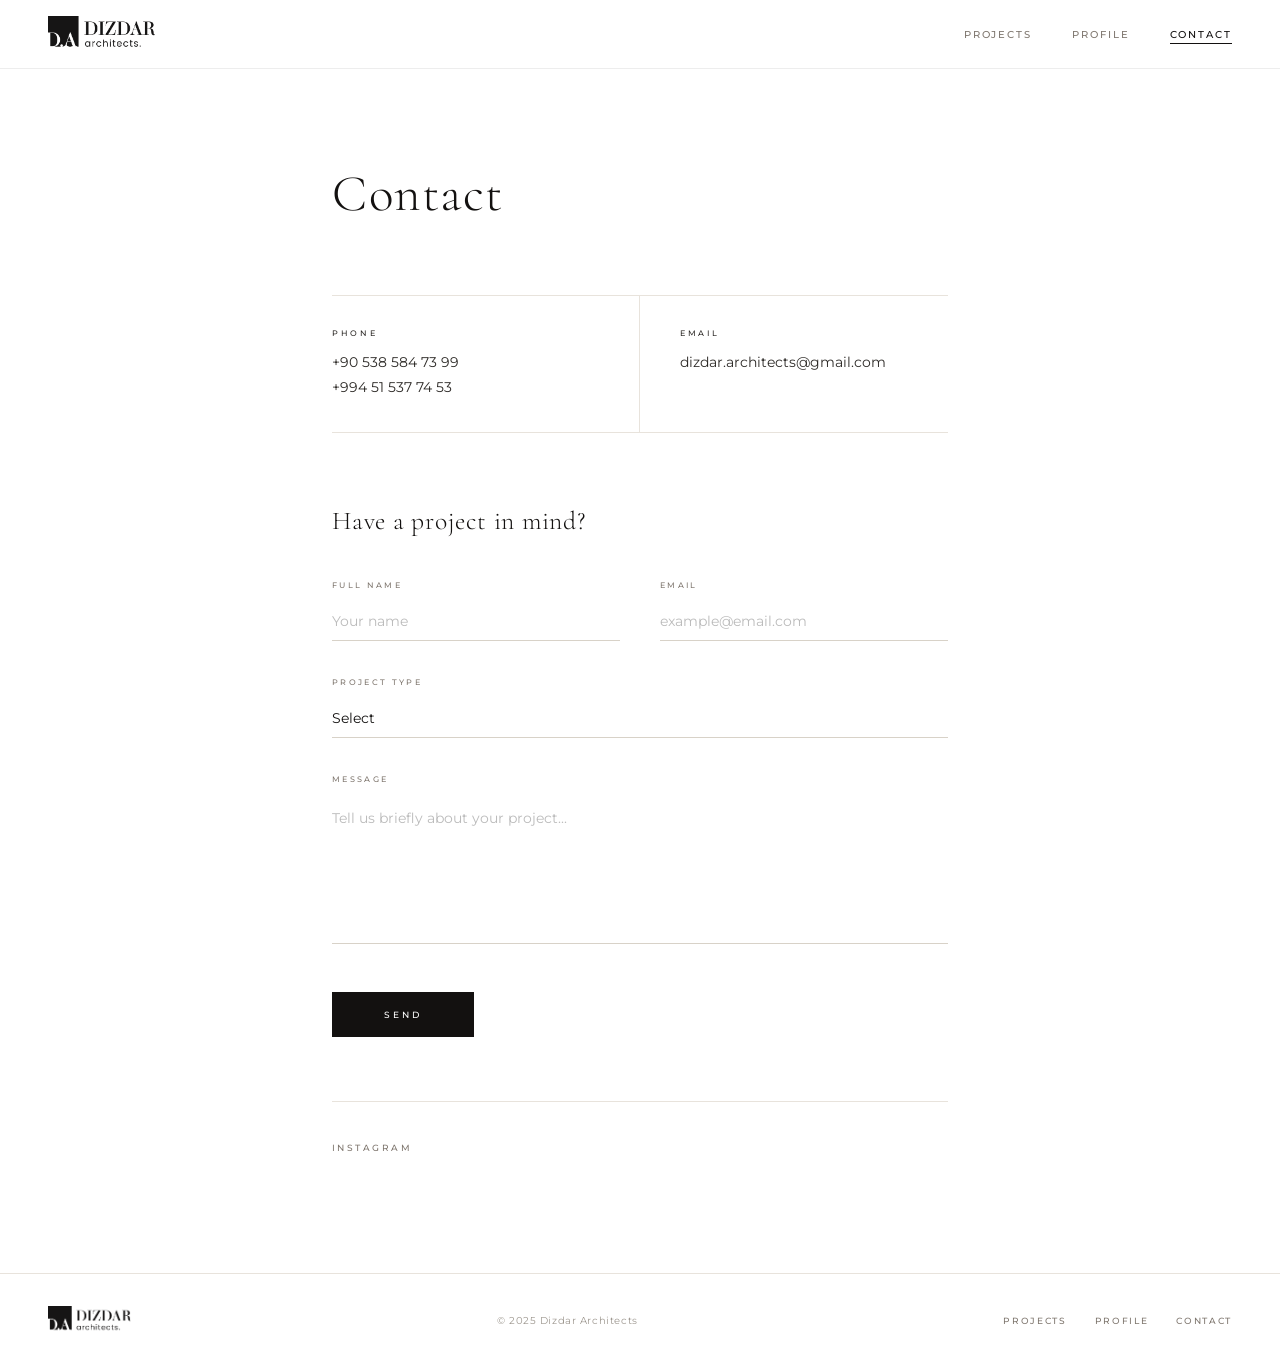
<file: iletisim.html>
﻿<!DOCTYPE html>
<html lang="en">
<head>
  <meta charset="UTF-8" />
  <meta name="viewport" content="width=device-width, initial-scale=1.0" />
  <title>Contact — Dizdar Architects</title>
  <link rel="stylesheet" href="css/style.css" />
  <link rel="preconnect" href="https://fonts.googleapis.com" />
  <link rel="preconnect" href="https://fonts.gstatic.com" crossorigin />
  <link href="https://fonts.googleapis.com/css2?family=Cormorant+Garamond:ital,wght@0,300;0,400;0,500;1,300;1,400&family=Montserrat:wght@300;400;500&display=swap" rel="stylesheet" />
</head>
<body class="page-inner">

  <header id="header" class="scrolled">
    <div class="header-inner">
      <a href="index.html" class="logo"><img src="images/logo-black.png" alt="Dizdar Architects" /></a>
      <div style="display:flex;align-items:center;gap:36px;">
        <nav id="nav">
          <a href="projeler.html">Projects</a>
          <a href="profil.html">Profile</a>
          <a href="iletisim.html" class="active">Contact</a>
        </nav>
        <button class="burger" id="burger" aria-label="Menu"><span></span><span></span><span></span></button>
      </div>
    </div>
  </header>

  <div class="mobile-menu" id="mobileMenu">
    <button class="mobile-close" id="mobileClose">&#10005;</button>
    <nav>
      <a href="projeler.html" class="mobile-link">Projects</a>
      <a href="profil.html"   class="mobile-link">Profile</a>
      <a href="iletisim.html" class="mobile-link">Contact</a>
    </nav>
  </div>

  <div class="contact-page contact-single">

    <!-- Bilgiler + form -->
    <div class="contact-info-side fade-in">

      <h1>Contact</h1>
      <div class="contact-divider"></div>

      <div class="contact-block">
        <div class="contact-block-item">
          <label>Phone</label>
          <a href="tel:+905385847399">+90 538 584 73 99</a><br>
          <a href="tel:+994515377453">+994 51 537 74 53</a>
        </div>
        <div class="contact-block-item">
          <label>Email</label>
          <a href="mailto:dizdar.architects@gmail.com">dizdar.architects@gmail.com</a>
        </div>
      </div>

      <!-- İletişim formu -->
      <div class="contact-form-wrap">
        <h2>Have a project in mind?</h2>
        <form id="contactForm">
          <div class="form-grid">
            <div class="form-row">
              <label for="name">Full Name</label>
              <input type="text" id="name" name="name" placeholder="Your name" required />
            </div>
            <div class="form-row">
              <label for="email">Email</label>
              <input type="email" id="email" name="email" placeholder="example@email.com" required />
            </div>
            <div class="form-row full">
              <label for="subject">Project Type</label>
              <select id="subject" name="subject">
                <option value="">Select</option>
                <option>Residential</option>
                <option>Commercial</option>
                <option>Interior</option>
                <option>Other</option>
              </select>
            </div>
            <div class="form-row full">
              <label for="message">Message</label>
              <textarea id="message" name="message" rows="5" placeholder="Tell us briefly about your project..."></textarea>
            </div>
            <div class="form-actions">
              <button type="submit" class="btn-send">Send</button>
              <div class="form-success" id="formSuccess">
                Your message has been received — we will get back to you shortly.
              </div>
            </div>
          </div>
        </form>
      </div>

      <div class="contact-social">
        <a href="https://www.instagram.com/dizdararchitects?igsh=bWluOHBtcW84azdx" target="_blank" rel="noopener">Instagram</a>
      </div>

    </div>
  </div>

  <footer>
    <div class="footer-inner">
      <a href="index.html" class="logo"><img src="images/logo-black.png" alt="Dizdar Architects" /></a>
      <p>© 2025 Dizdar Architects</p>
      <div class="footer-nav">
        <a href="projeler.html">Projects</a>
        <a href="profil.html">Profile</a>
        <a href="iletisim.html">Contact</a>
      </div>
    </div>
  </footer>

  <script src="js/main.js"></script>
</body>
</html>
</file>
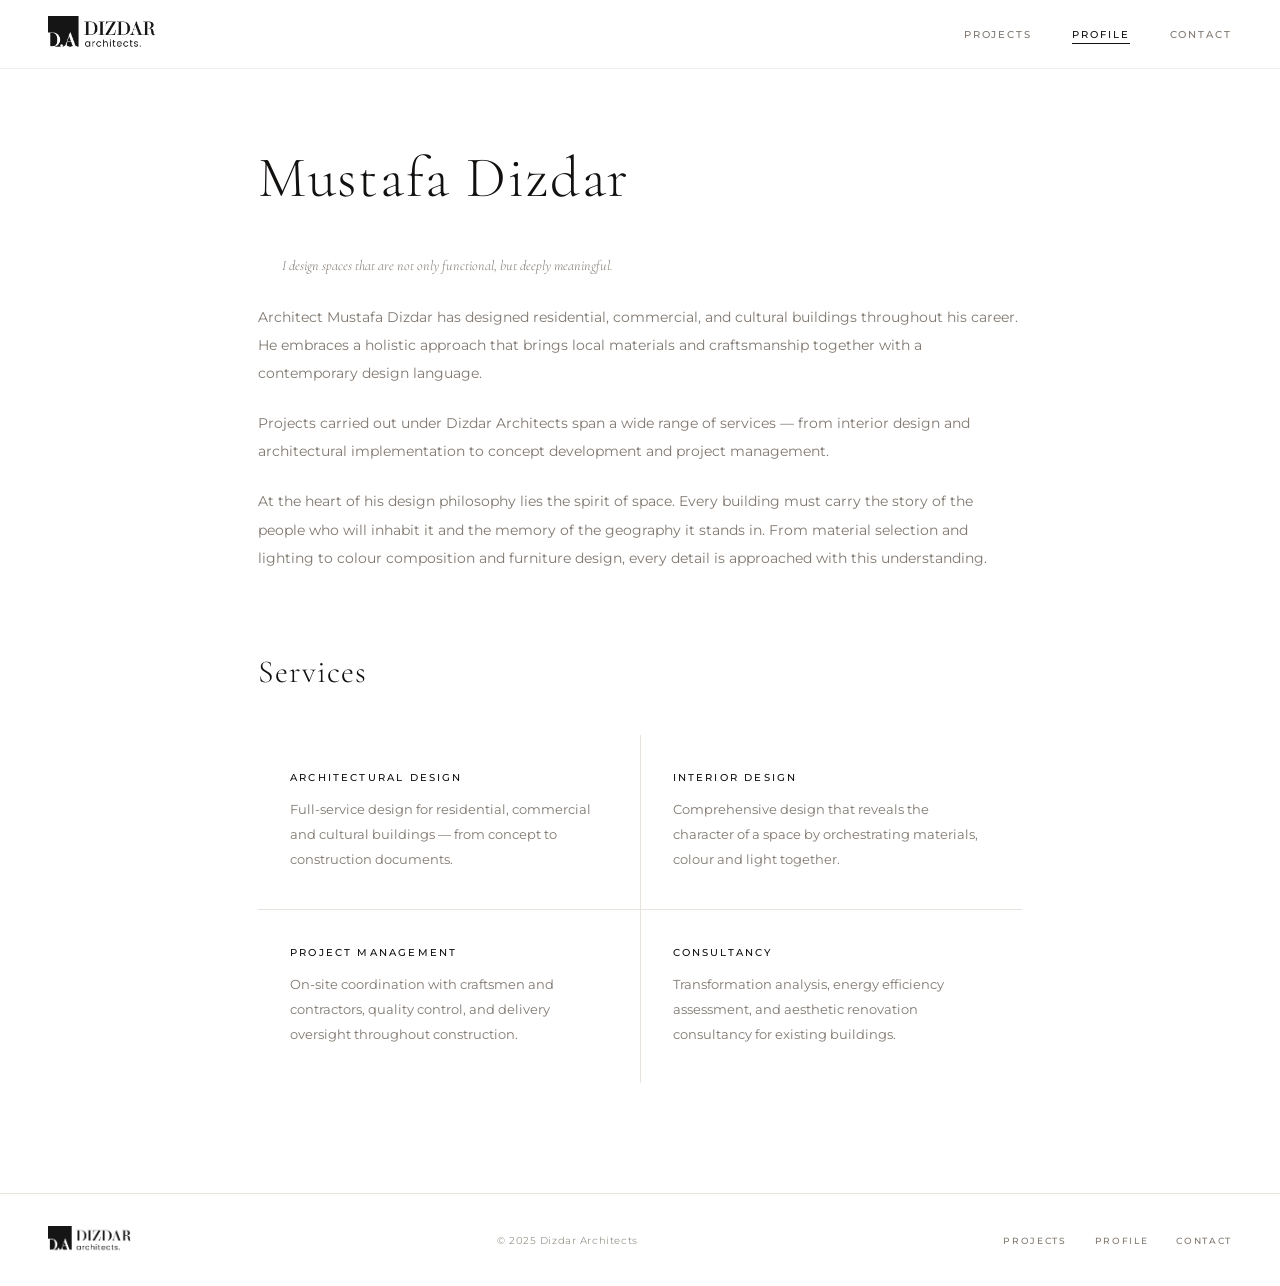
<file: profil.html>
﻿<!DOCTYPE html>
<html lang="en">
<head>
  <meta charset="UTF-8" />
  <meta name="viewport" content="width=device-width, initial-scale=1.0" />
  <title>Profile — Dizdar Architects</title>
  <link rel="stylesheet" href="css/style.css" />
  <link rel="preconnect" href="https://fonts.googleapis.com" />
  <link rel="preconnect" href="https://fonts.gstatic.com" crossorigin />
  <link href="https://fonts.googleapis.com/css2?family=Cormorant+Garamond:ital,wght@0,300;0,400;0,500;1,300;1,400&family=Montserrat:wght@300;400;500&display=swap" rel="stylesheet" />
</head>
<body class="page-inner">

  <header id="header" class="scrolled">
    <div class="header-inner">
      <a href="index.html" class="logo"><img src="images/logo-black.png" alt="Dizdar Architects" /></a>
      <div style="display:flex;align-items:center;gap:36px;">
        <nav id="nav">
          <a href="projeler.html">Projects</a>
          <a href="profil.html" class="active">Profile</a>
          <a href="iletisim.html">Contact</a>
        </nav>
        <button class="burger" id="burger" aria-label="Menu"><span></span><span></span><span></span></button>
      </div>
    </div>
  </header>

  <div class="mobile-menu" id="mobileMenu">
    <button class="mobile-close" id="mobileClose">&#10005;</button>
    <nav>
      <a href="projeler.html" class="mobile-link">Projects</a>
      <a href="profil.html"   class="mobile-link">Profile</a>
      <a href="iletisim.html" class="mobile-link">Contact</a>
    </nav>
  </div>

  <div class="profile-page">

    <!-- Biyografi içerik -->
    <div class="profile-content">

      <h1 class="fade-in">Mustafa Dizdar</h1>

      <p class="profile-lead fade-in">
        I design spaces that are not only functional, but deeply meaningful.
      </p>

      <p class="fade-in">
        Architect Mustafa Dizdar has designed residential, commercial, and cultural buildings throughout his career. He embraces a holistic approach that brings local materials and craftsmanship together with a contemporary design language.
      </p>

      <p class="fade-in">
        Projects carried out under Dizdar Architects span a wide range of services — from interior design and architectural implementation to concept development and project management.
      </p>

      <p class="fade-in">
        At the heart of his design philosophy lies the spirit of space. Every building must carry the story of the people who will inhabit it and the memory of the geography it stands in. From material selection and lighting to colour composition and furniture design, every detail is approached with this understanding.
      </p>

      <!-- Services -->
      <div class="profile-services fade-in">
        <h2>Services</h2>
        <div class="services-list">
          <div class="service-item">
            <h3>Architectural Design</h3>
            <p>Full-service design for residential, commercial and cultural buildings — from concept to construction documents.</p>
          </div>
          <div class="service-item">
            <h3>Interior Design</h3>
            <p>Comprehensive design that reveals the character of a space by orchestrating materials, colour and light together.</p>
          </div>
          <div class="service-item">
            <h3>Project Management</h3>
            <p>On-site coordination with craftsmen and contractors, quality control, and delivery oversight throughout construction.</p>
          </div>
          <div class="service-item">
            <h3>Consultancy</h3>
            <p>Transformation analysis, energy efficiency assessment, and aesthetic renovation consultancy for existing buildings.</p>
          </div>
        </div>
      </div>

    </div>
  </div>

  <footer>
    <div class="footer-inner">
      <a href="index.html" class="logo"><img src="images/logo-black.png" alt="Dizdar Architects" /></a>
      <p>© 2025 Dizdar Architects</p>
      <div class="footer-nav">
        <a href="projeler.html">Projects</a>
        <a href="profil.html">Profile</a>
        <a href="iletisim.html">Contact</a>
      </div>
    </div>
  </footer>

  <script src="js/main.js"></script>
</body>
</html>
</file>
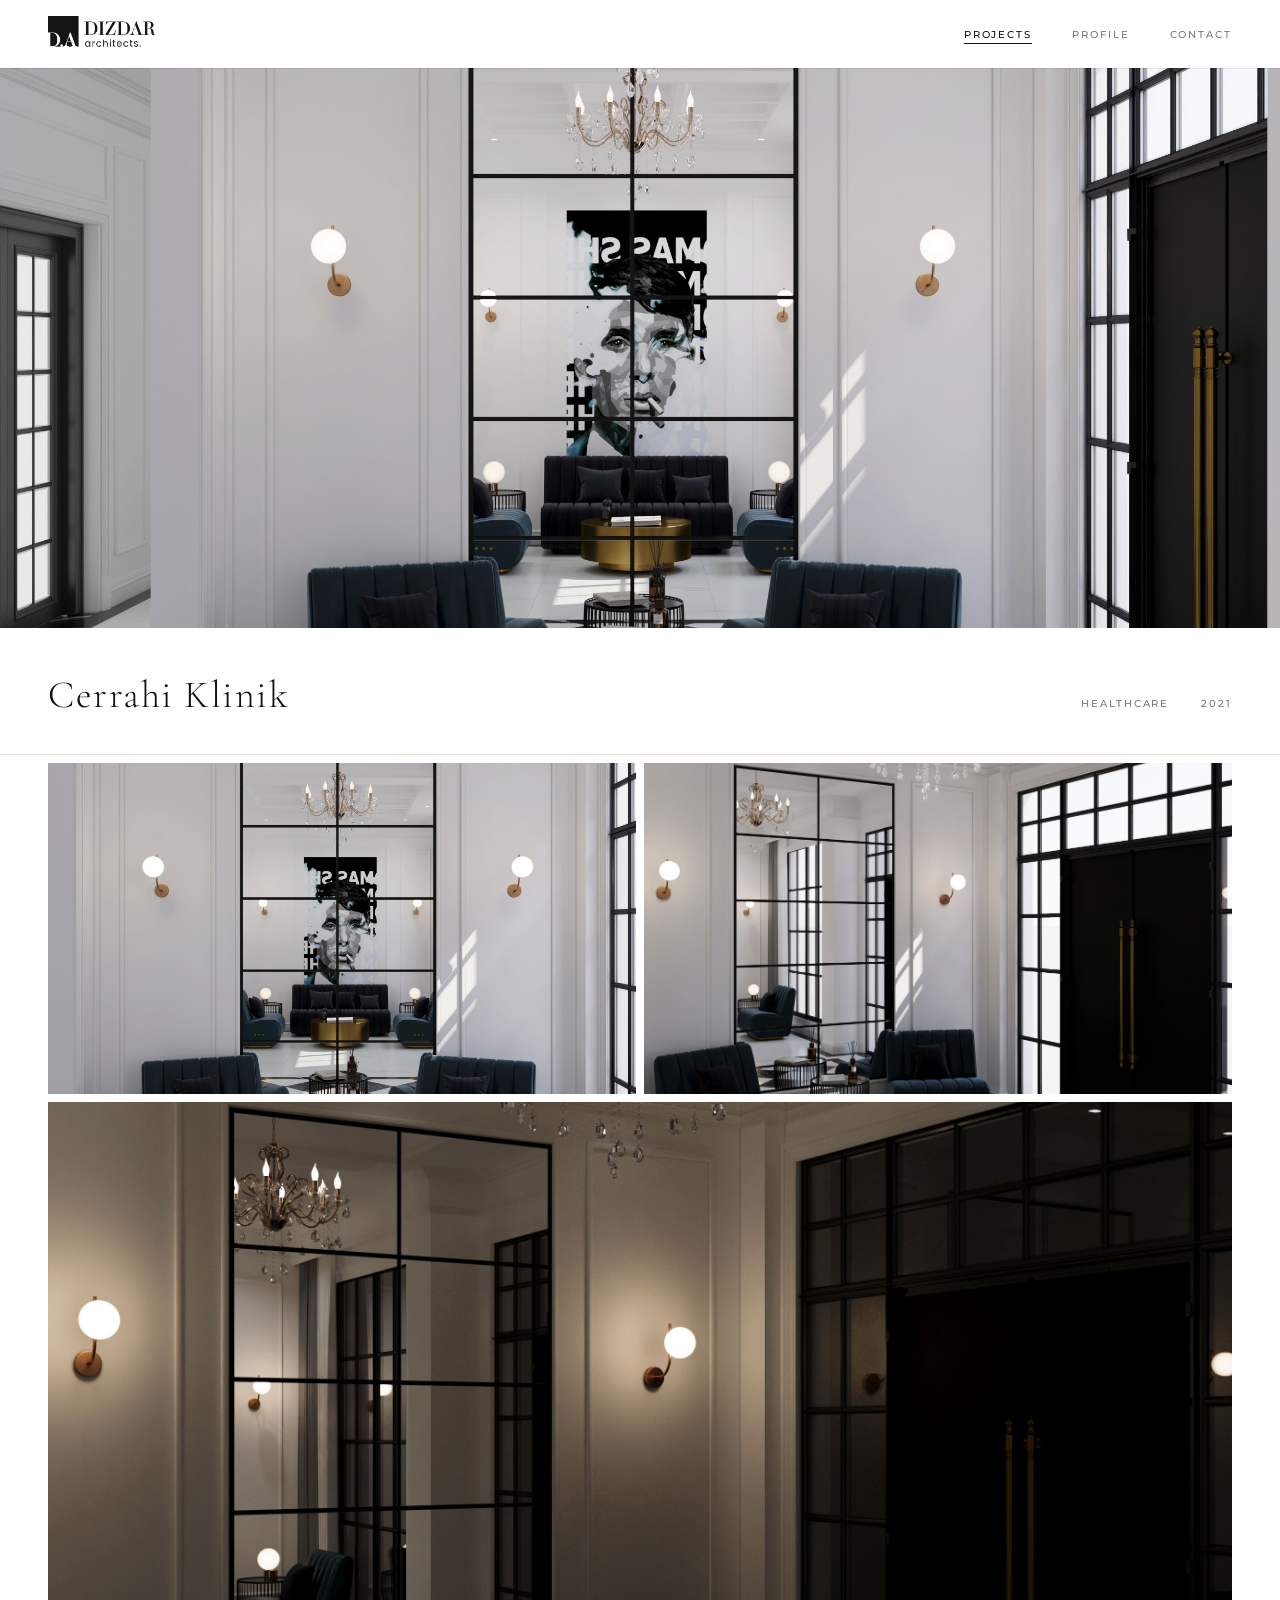
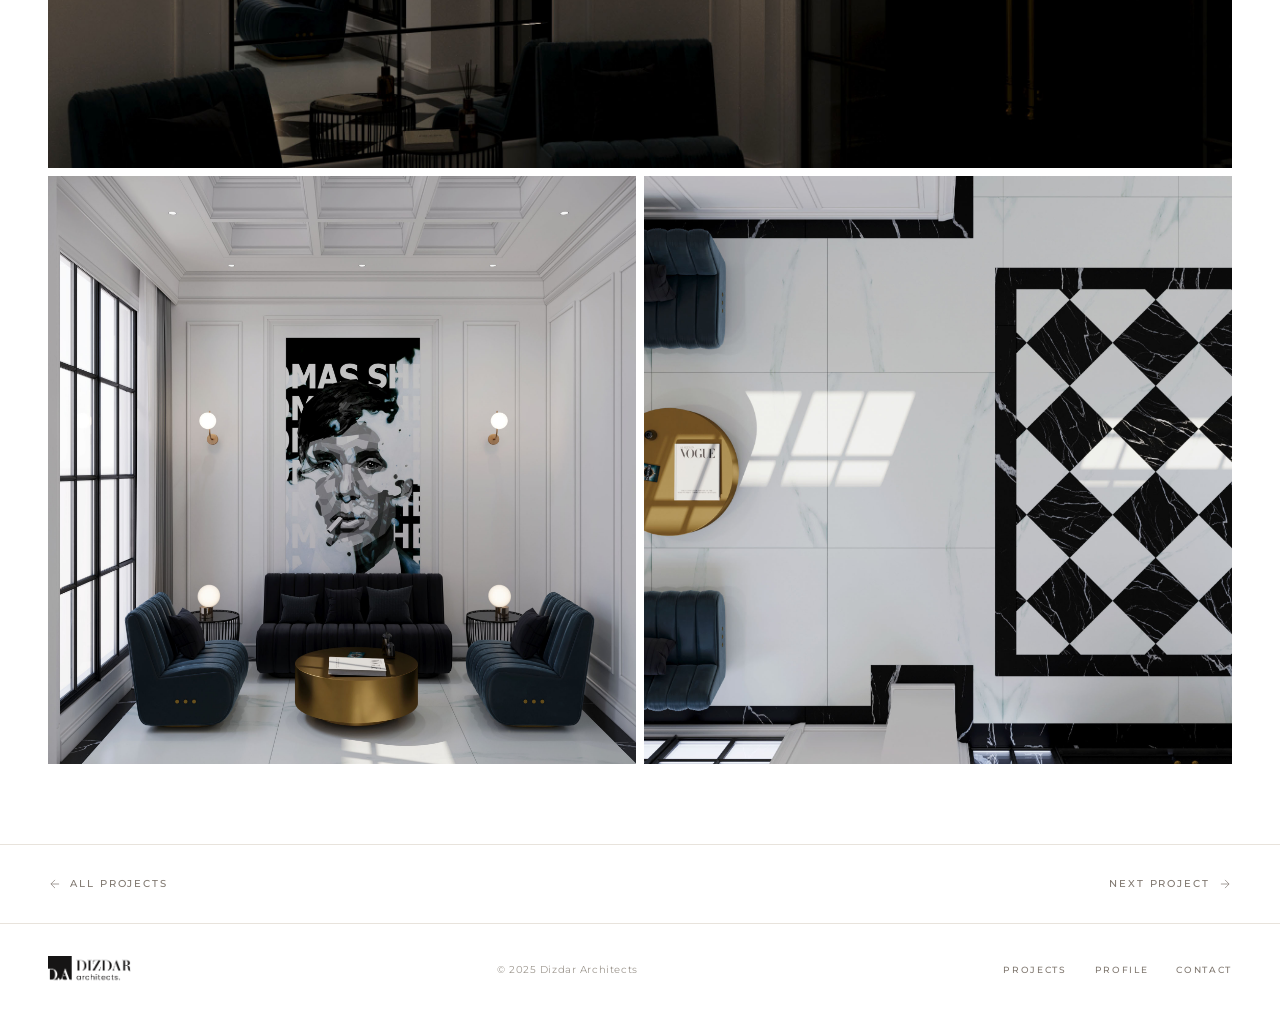
<file: proje-cerrahi-klinika.html>
﻿<!DOCTYPE html>
<html lang="en">
<head>
  <meta charset="UTF-8" />
  <meta name="viewport" content="width=device-width, initial-scale=1.0" />
  <title>Cerrahi Klinik — Dizdar Architects</title>
  <link rel="stylesheet" href="css/style.css" />
  <link rel="preconnect" href="https://fonts.googleapis.com" />
  <link rel="preconnect" href="https://fonts.gstatic.com" crossorigin />
  <link href="https://fonts.googleapis.com/css2?family=Cormorant+Garamond:ital,wght@0,300;0,400;0,500;1,300;1,400&family=Montserrat:wght@300;400;500&display=swap" rel="stylesheet" />
</head>
<body class="page-inner">
  <header id="header" class="scrolled">
    <div class="header-inner">
      <a href="index.html" class="logo"><img src="images/logo-black.png" alt="Dizdar Architects" /></a>
      <div style="display:flex;align-items:center;gap:36px;">
        <nav id="nav">
          <a href="projeler.html" class="active">Projects</a>
          <a href="profil.html">Profile</a>
          <a href="iletisim.html">Contact</a>
        </nav>
        <button class="burger" id="burger" aria-label="Menu"><span></span><span></span><span></span></button>
      </div>
    </div>
  </header>
  <div class="mobile-menu" id="mobileMenu">
    <button class="mobile-close" id="mobileClose">&#10005;</button>
    <nav>
      <a href="projeler.html" class="mobile-link">Projects</a>
      <a href="profil.html"   class="mobile-link">Profile</a>
      <a href="iletisim.html" class="mobile-link">Contact</a>
    </nav>
  </div>

  <div class="project-detail">
    <div class="project-detail-hero fade-in">
      <img src="images/cerrahi-klinika/cover.jpg" alt="Cerrahi Klinik" />
    </div>
    <div class="project-detail-header fade-in">
      <h1>Cerrahi Klinik</h1>
      <div class="project-detail-meta">
        <span>Healthcare</span>
        <span>2021</span>
      </div>
    </div>
    <div class="project-gallery">
      <div class="g-img wide fade-in"><img src="images/cerrahi-klinika/photo-1.jpg" alt="" /></div>
      <div class="g-img wide fade-in"><img src="images/cerrahi-klinika/photo-2.jpg" alt="" /></div>
      <div class="g-img full wide fade-in"><img src="images/cerrahi-klinika/photo-3.jpg" alt="" /></div>
      <div class="g-img square fade-in"><img src="images/cerrahi-klinika/photo-4.jpg" alt="" /></div>
      <div class="g-img square fade-in"><img src="images/cerrahi-klinika/photo-5.jpg" alt="" /></div>
    </div>
    <div class="project-nav">
      <a href="projeler.html">
        <svg viewBox="0 0 24 24" fill="none" stroke="currentColor" stroke-width="1.2"><path d="M19 12H5M12 5l-7 7 7 7"/></svg>
        <span>All Projects</span>
      </a>
      <a href="proje-inklab-cafe.html">
        <span>Next Project</span>
        <svg viewBox="0 0 24 24" fill="none" stroke="currentColor" stroke-width="1.2"><path d="M5 12h14M12 5l7 7-7 7"/></svg>
      </a>
    </div>
  </div>

  <footer>
    <div class="footer-inner">
      <a href="index.html" class="logo"><img src="images/logo-black.png" alt="Dizdar Architects" /></a>
      <p>© 2025 Dizdar Architects</p>
      <div class="footer-nav">
        <a href="projeler.html">Projects</a>
        <a href="profil.html">Profile</a>
        <a href="iletisim.html">Contact</a>
      </div>
    </div>
  </footer>
  <script src="js/main.js"></script>
</body>
</html>
</file>
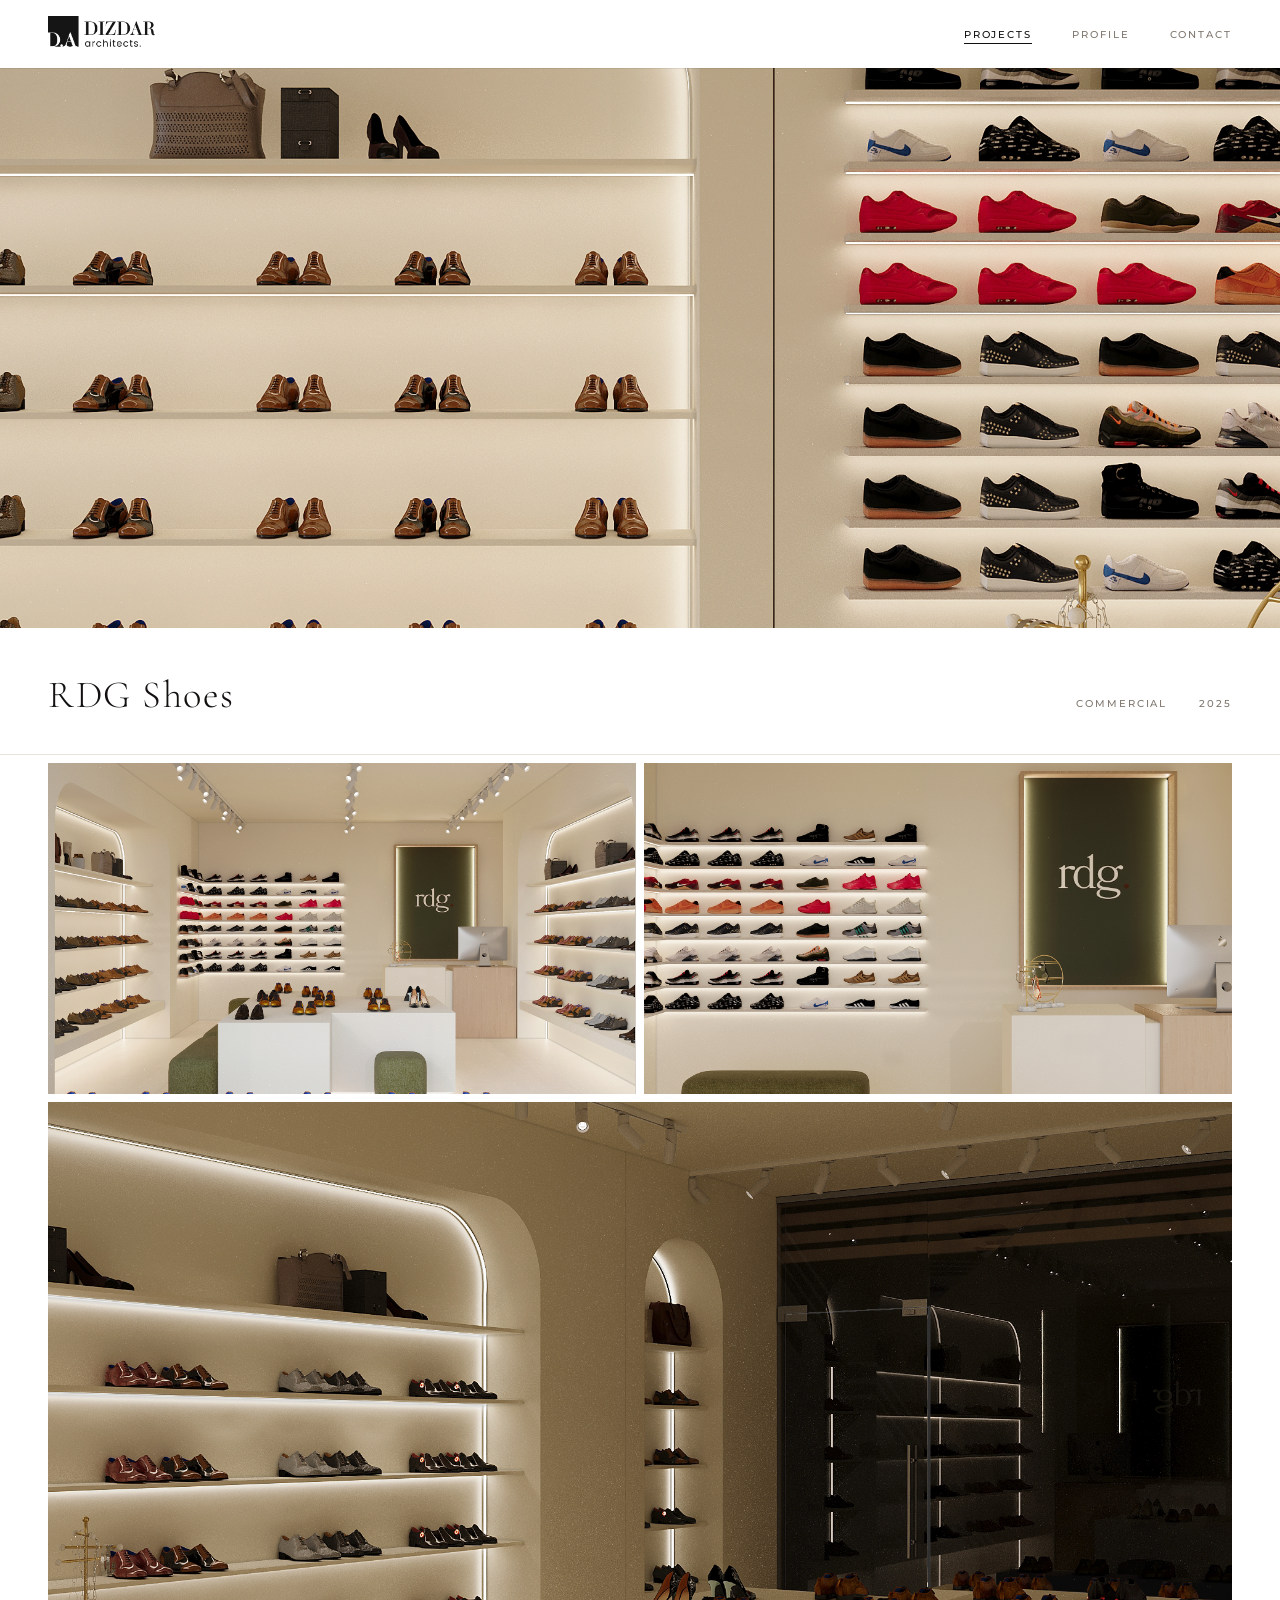
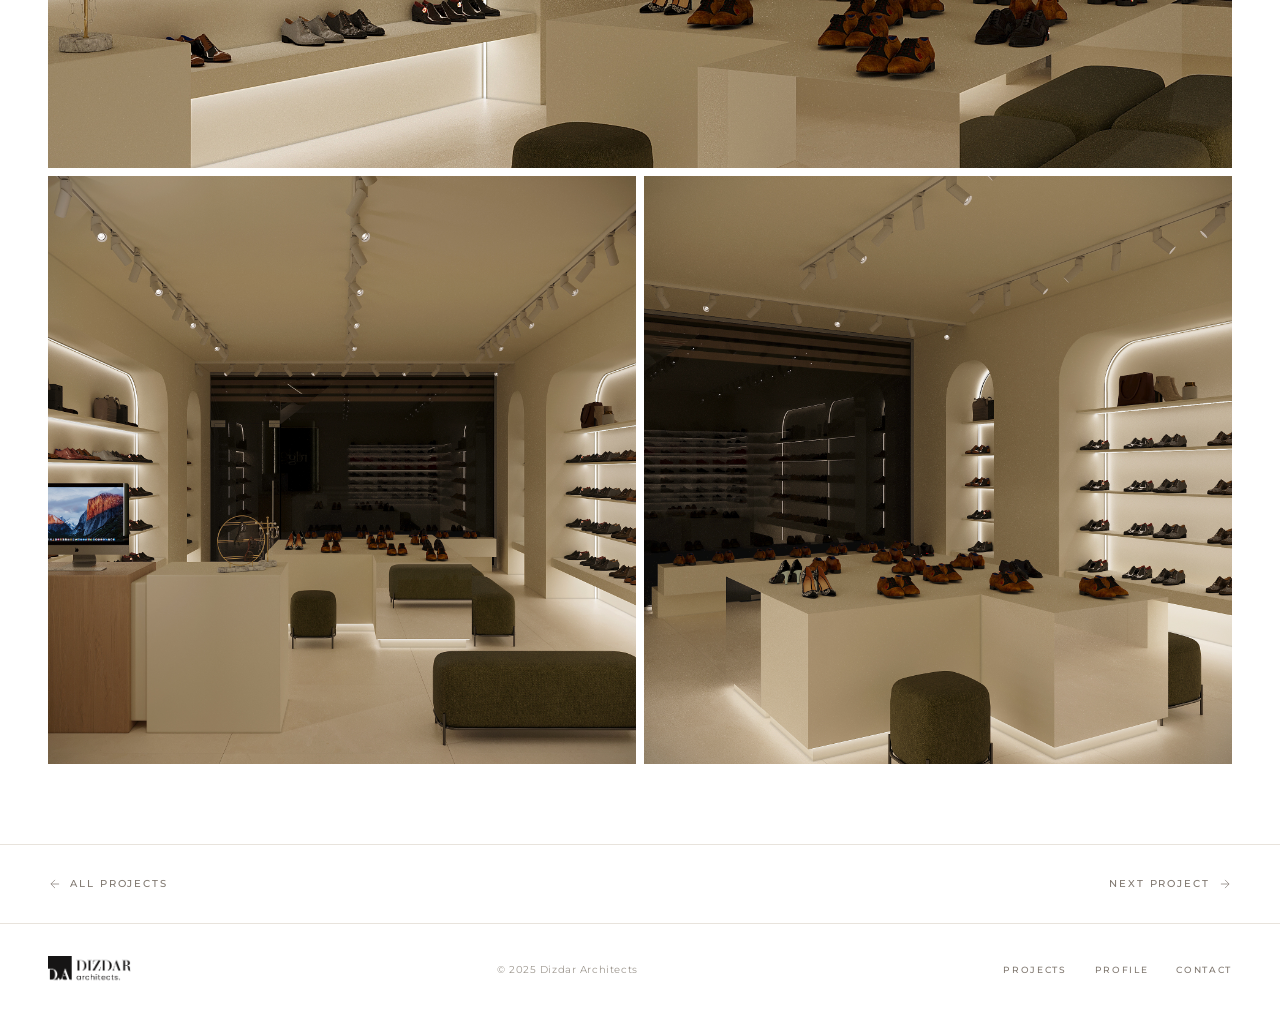
<file: proje-enver-bey-ayakkabi.html>
﻿<!DOCTYPE html>
<html lang="en">
<head>
  <meta charset="UTF-8" />
  <meta name="viewport" content="width=device-width, initial-scale=1.0" />
  <title>RDG Shoes — Dizdar Architects</title>
  <link rel="stylesheet" href="css/style.css" />
  <link rel="preconnect" href="https://fonts.googleapis.com" />
  <link rel="preconnect" href="https://fonts.gstatic.com" crossorigin />
  <link href="https://fonts.googleapis.com/css2?family=Cormorant+Garamond:ital,wght@0,300;0,400;0,500;1,300;1,400&family=Montserrat:wght@300;400;500&display=swap" rel="stylesheet" />
</head>
<body class="page-inner">

  <header id="header" class="scrolled">
    <div class="header-inner">
      <a href="index.html" class="logo"><img src="images/logo-black.png" alt="Dizdar Architects" /></a>
      <div style="display:flex;align-items:center;gap:36px;">
        <nav id="nav">
          <a href="projeler.html" class="active">Projects</a>
          <a href="profil.html">Profile</a>
          <a href="iletisim.html">Contact</a>
        </nav>
        <button class="burger" id="burger" aria-label="Menu"><span></span><span></span><span></span></button>
      </div>
    </div>
  </header>

  <div class="mobile-menu" id="mobileMenu">
    <button class="mobile-close" id="mobileClose">&#10005;</button>
    <nav>
      <a href="projeler.html" class="mobile-link">Projects</a>
      <a href="profil.html"   class="mobile-link">Profile</a>
      <a href="iletisim.html" class="mobile-link">Contact</a>
    </nav>
  </div>

  <div class="project-detail">

    <div class="project-detail-hero fade-in">
      <img src="images/enver-bey-ayakkabi/cover.jpg" alt="RDG Shoes" />
    </div>

    <div class="project-detail-header fade-in">
      <h1>RDG Shoes</h1>
      <div class="project-detail-meta">
        <span>Commercial</span>
        <span>2025</span>
      </div>
    </div>

    <div class="project-gallery">
      <div class="g-img wide fade-in"><img src="images/enver-bey-ayakkabi/photo-1.jpg" alt="" /></div>
      <div class="g-img wide fade-in"><img src="images/enver-bey-ayakkabi/photo-2.jpg" alt="" /></div>
      <div class="g-img full wide fade-in"><img src="images/enver-bey-ayakkabi/photo-3.jpg" alt="" /></div>
      <div class="g-img square fade-in"><img src="images/enver-bey-ayakkabi/photo-4.jpg" alt="" /></div>
      <div class="g-img square fade-in"><img src="images/enver-bey-ayakkabi/photo-5.jpg" alt="" /></div>
    </div>

    <div class="project-nav">
      <a href="projeler.html">
        <svg viewBox="0 0 24 24" fill="none" stroke="currentColor" stroke-width="1.2"><path d="M19 12H5M12 5l-7 7 7 7"/></svg>
        <span>All Projects</span>
      </a>
      <a href="proje-insta-enver.html">
        <span>Next Project</span>
        <svg viewBox="0 0 24 24" fill="none" stroke="currentColor" stroke-width="1.2"><path d="M5 12h14M12 5l7 7-7 7"/></svg>
      </a>
    </div>

  </div>

  <footer>
    <div class="footer-inner">
      <a href="index.html" class="logo"><img src="images/logo-black.png" alt="Dizdar Architects" /></a>
      <p>© 2025 Dizdar Architects</p>
      <div class="footer-nav">
        <a href="projeler.html">Projects</a>
        <a href="profil.html">Profile</a>
        <a href="iletisim.html">Contact</a>
      </div>
    </div>
  </footer>

  <script src="js/main.js"></script>
</body>
</html>
</file>
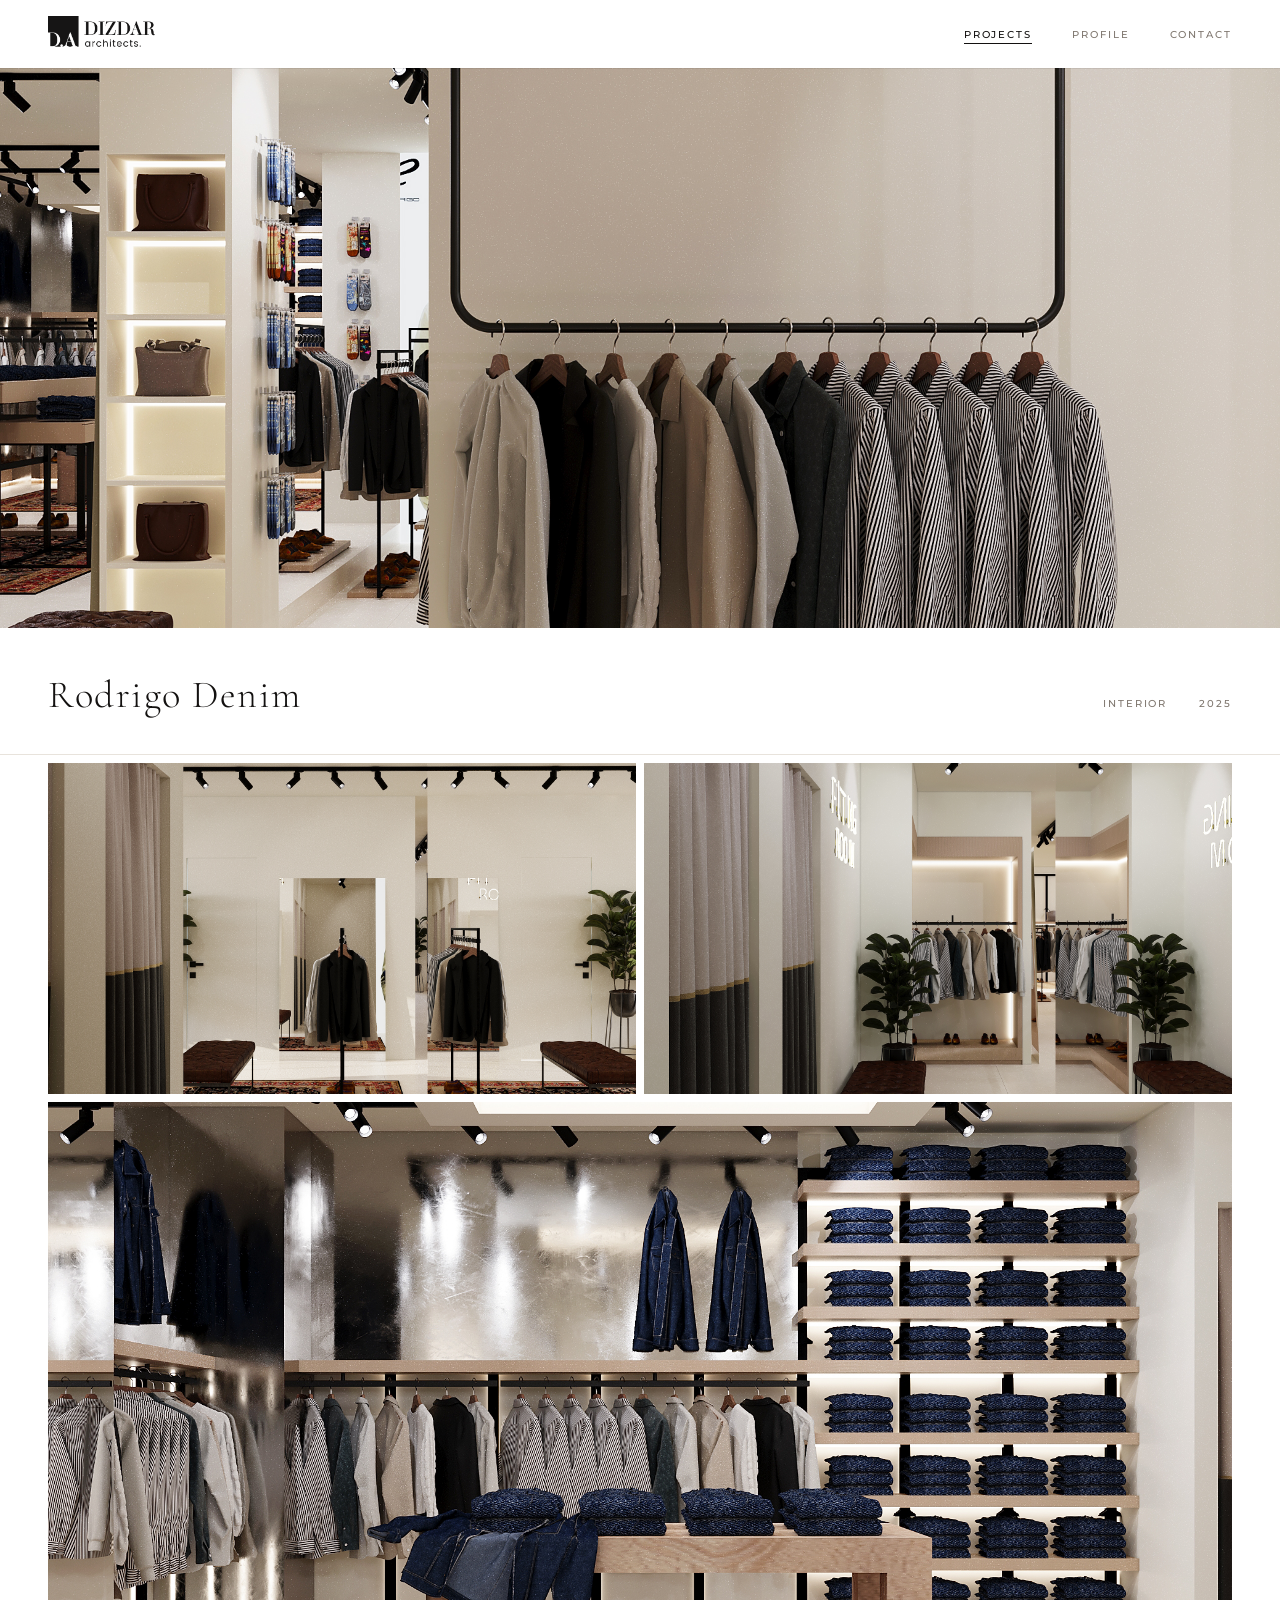
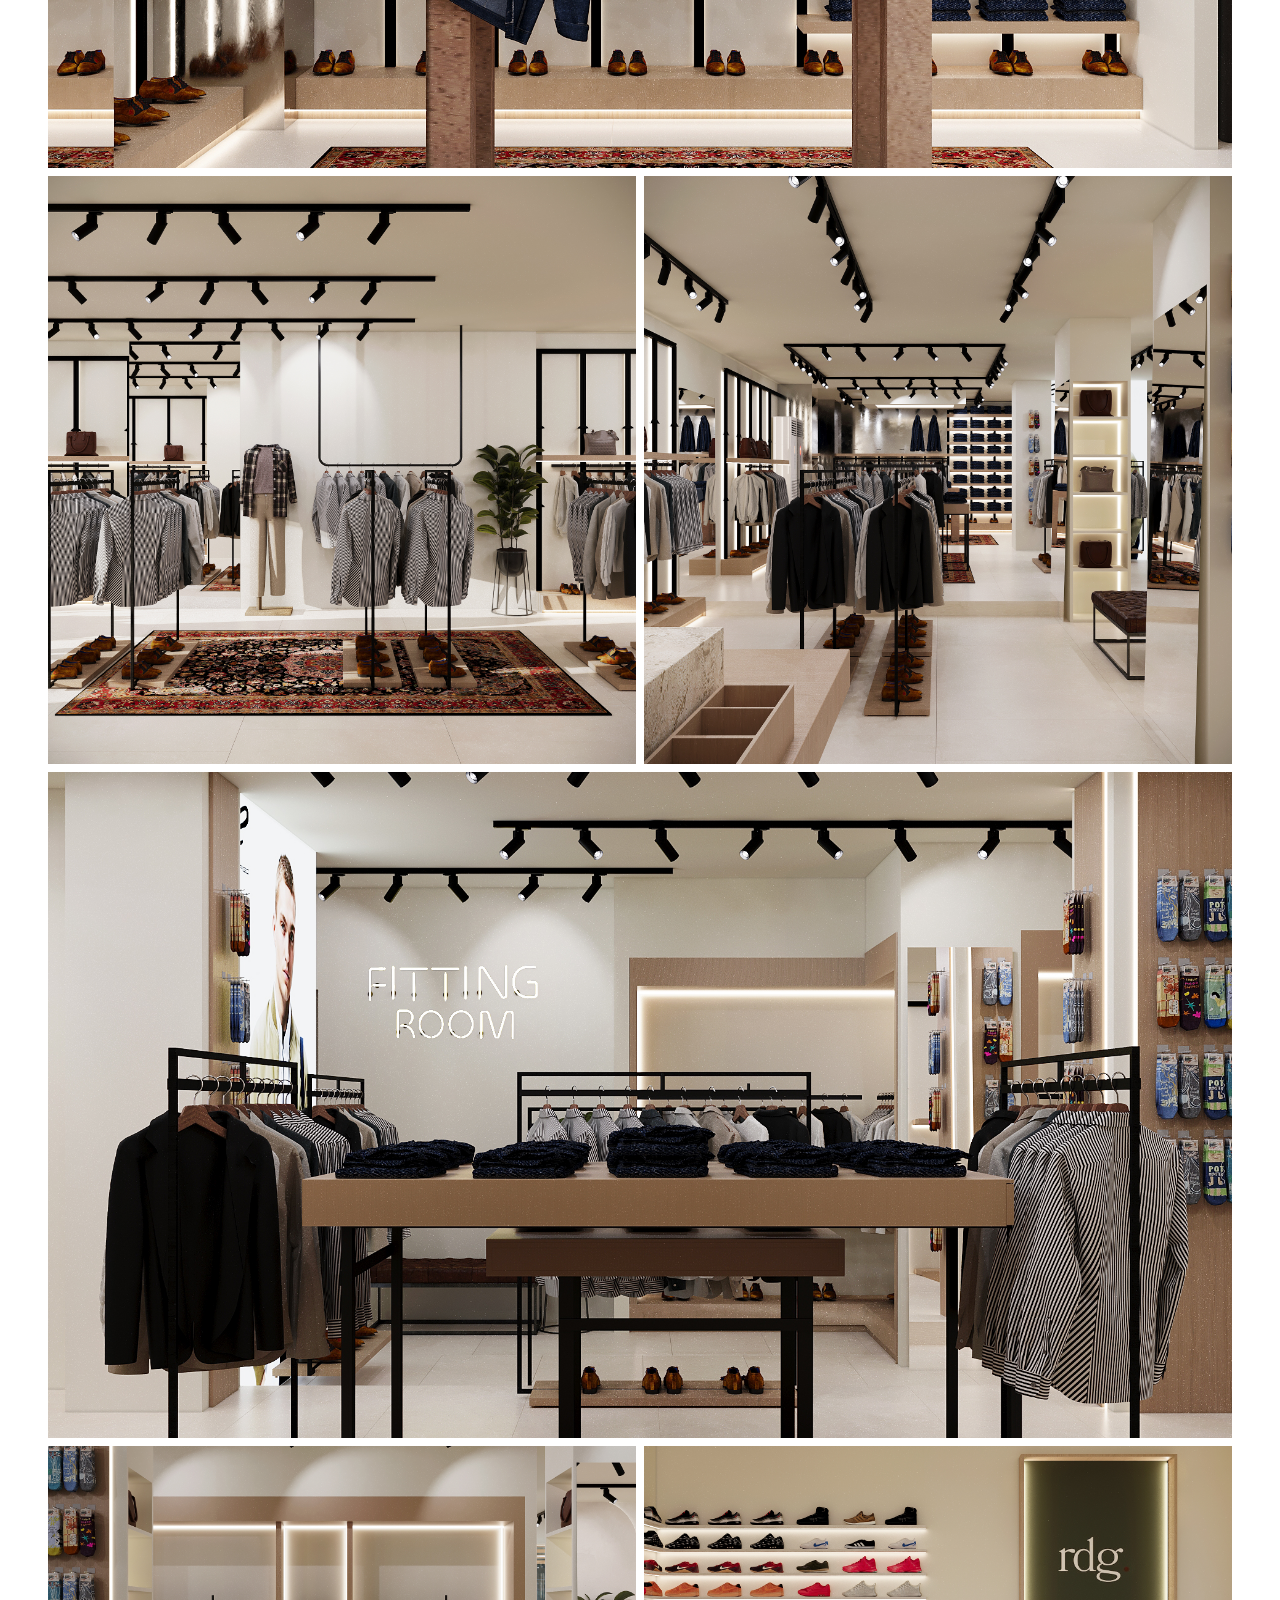
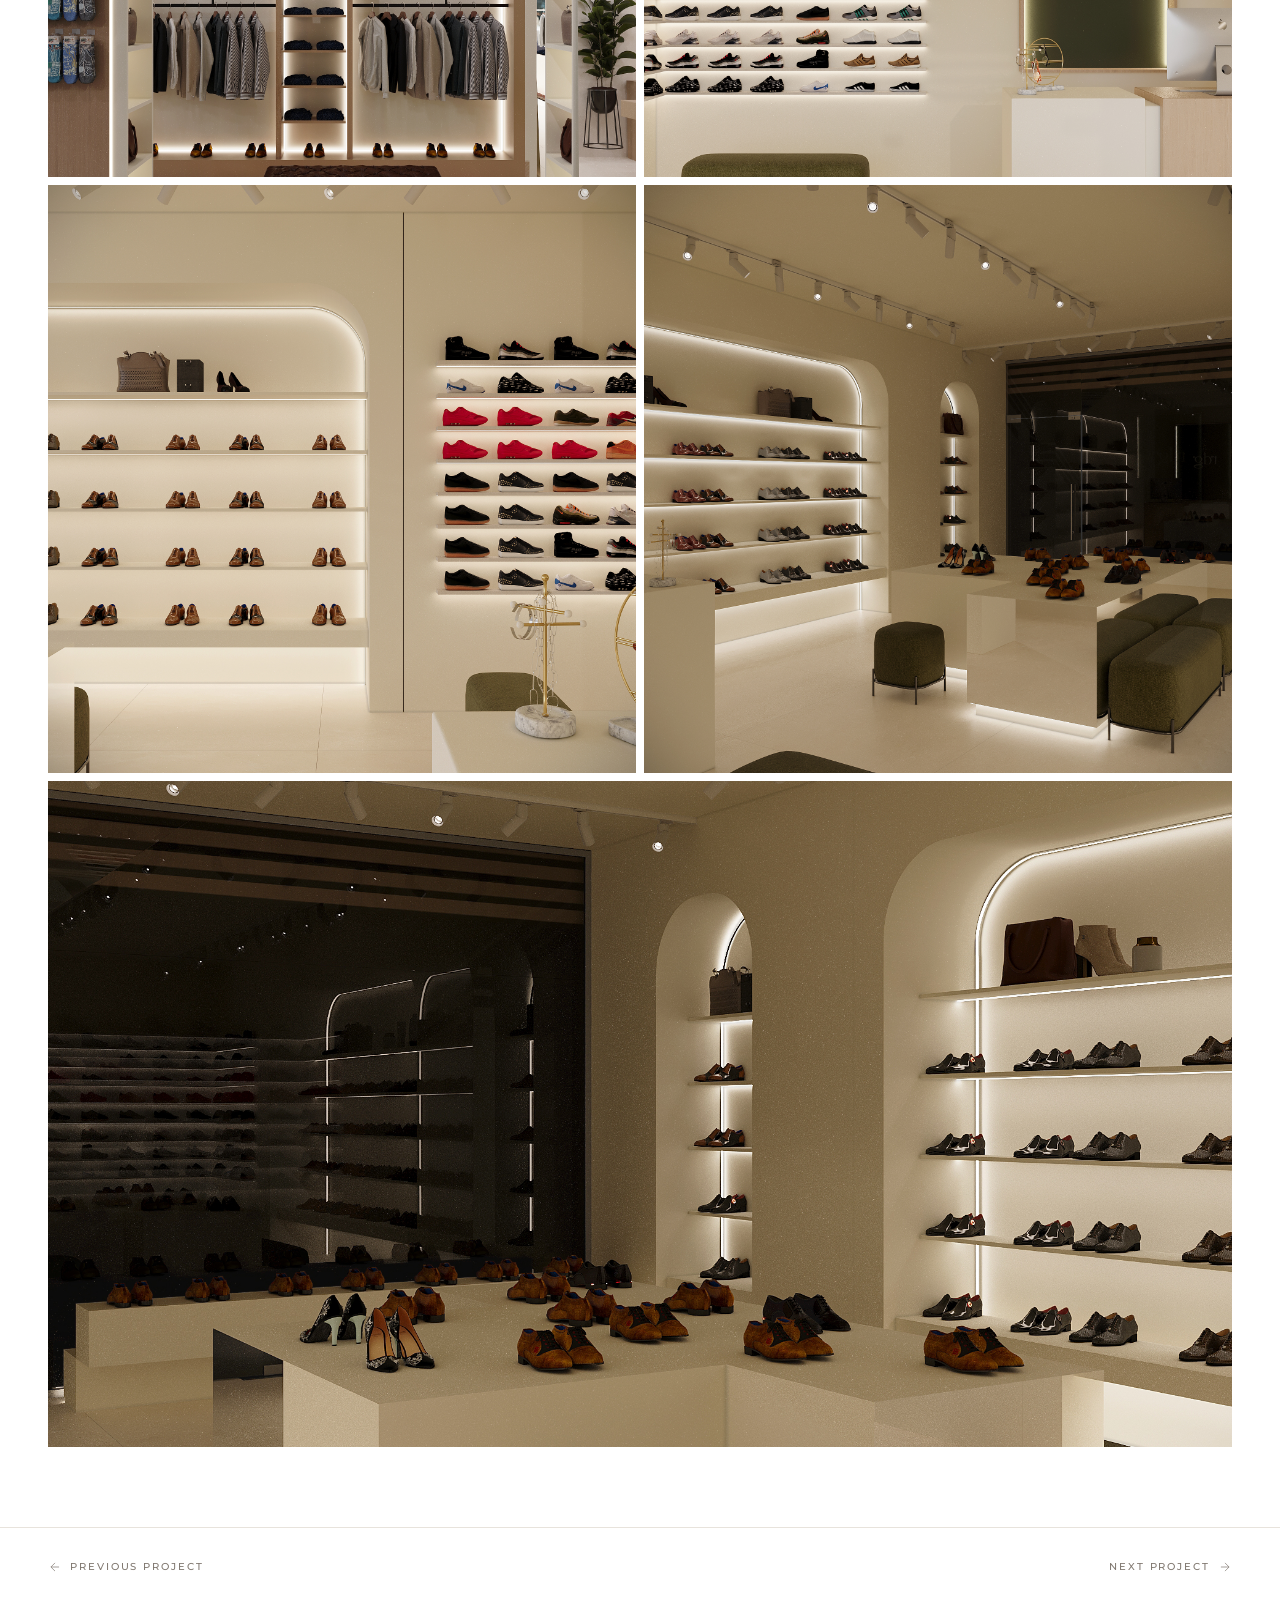
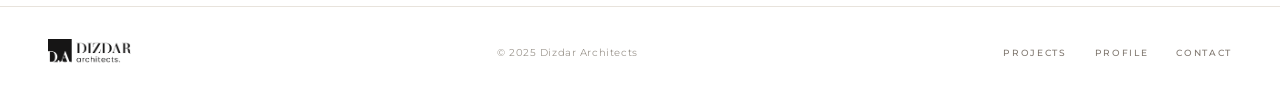
<file: proje-insta-enver.html>
﻿<!DOCTYPE html>
<html lang="en">
<head>
  <meta charset="UTF-8" />
  <meta name="viewport" content="width=device-width, initial-scale=1.0" />
  <title>Rodrigo Denim — Dizdar Architects</title>
  <link rel="stylesheet" href="css/style.css" />
  <link rel="preconnect" href="https://fonts.googleapis.com" />
  <link rel="preconnect" href="https://fonts.gstatic.com" crossorigin />
  <link href="https://fonts.googleapis.com/css2?family=Cormorant+Garamond:ital,wght@0,300;0,400;0,500;1,300;1,400&family=Montserrat:wght@300;400;500&display=swap" rel="stylesheet" />
</head>
<body class="page-inner">

  <header id="header" class="scrolled">
    <div class="header-inner">
      <a href="index.html" class="logo"><img src="images/logo-black.png" alt="Dizdar Architects" /></a>
      <div style="display:flex;align-items:center;gap:36px;">
        <nav id="nav">
          <a href="projeler.html" class="active">Projects</a>
          <a href="profil.html">Profile</a>
          <a href="iletisim.html">Contact</a>
        </nav>
        <button class="burger" id="burger" aria-label="Menu"><span></span><span></span><span></span></button>
      </div>
    </div>
  </header>

  <div class="mobile-menu" id="mobileMenu">
    <button class="mobile-close" id="mobileClose">&#10005;</button>
    <nav>
      <a href="projeler.html" class="mobile-link">Projects</a>
      <a href="profil.html"   class="mobile-link">Profile</a>
      <a href="iletisim.html" class="mobile-link">Contact</a>
    </nav>
  </div>

  <div class="project-detail">

    <div class="project-detail-hero fade-in">
      <img src="images/insta-enver/cover.jpg" alt="Rodrigo Denim" />
    </div>

    <div class="project-detail-header fade-in">
      <h1>Rodrigo Denim</h1>
      <div class="project-detail-meta">
        <span>Interior</span>
        <span>2025</span>
      </div>
    </div>

    <div class="project-gallery">
      <div class="g-img wide fade-in"><img src="images/insta-enver/photo-1.jpg" alt="" /></div>
      <div class="g-img wide fade-in"><img src="images/insta-enver/photo-2.jpg" alt="" /></div>
      <div class="g-img full wide fade-in"><img src="images/insta-enver/photo-3.jpg" alt="" /></div>
      <div class="g-img square fade-in"><img src="images/insta-enver/photo-4.jpg" alt="" /></div>
      <div class="g-img square fade-in"><img src="images/insta-enver/photo-5.jpg" alt="" /></div>
      <div class="g-img full wide fade-in"><img src="images/insta-enver/photo-6.jpg" alt="" /></div>
      <div class="g-img wide fade-in"><img src="images/insta-enver/photo-7.jpg" alt="" /></div>
      <div class="g-img wide fade-in"><img src="images/insta-enver/photo-8.jpg" alt="" /></div>
      <div class="g-img square fade-in"><img src="images/insta-enver/photo-9.jpg" alt="" /></div>
      <div class="g-img square fade-in"><img src="images/insta-enver/photo-10.jpg" alt="" /></div>
      <div class="g-img full wide fade-in"><img src="images/insta-enver/photo-11.jpg" alt="" /></div>
    </div>

    <div class="project-nav">
      <a href="proje-enver-bey-ayakkabi.html">
        <svg viewBox="0 0 24 24" fill="none" stroke="currentColor" stroke-width="1.2"><path d="M19 12H5M12 5l-7 7 7 7"/></svg>
        <span>Previous Project</span>
      </a>
      <a href="proje-ramiz-bey.html">
        <span>Next Project</span>
        <svg viewBox="0 0 24 24" fill="none" stroke="currentColor" stroke-width="1.2"><path d="M5 12h14M12 5l7 7-7 7"/></svg>
      </a>
    </div>

  </div>

  <footer>
    <div class="footer-inner">
      <a href="index.html" class="logo"><img src="images/logo-black.png" alt="Dizdar Architects" /></a>
      <p>© 2025 Dizdar Architects</p>
      <div class="footer-nav">
        <a href="projeler.html">Projects</a>
        <a href="profil.html">Profile</a>
        <a href="iletisim.html">Contact</a>
      </div>
    </div>
  </footer>

  <script src="js/main.js"></script>
</body>
</html>
</file>
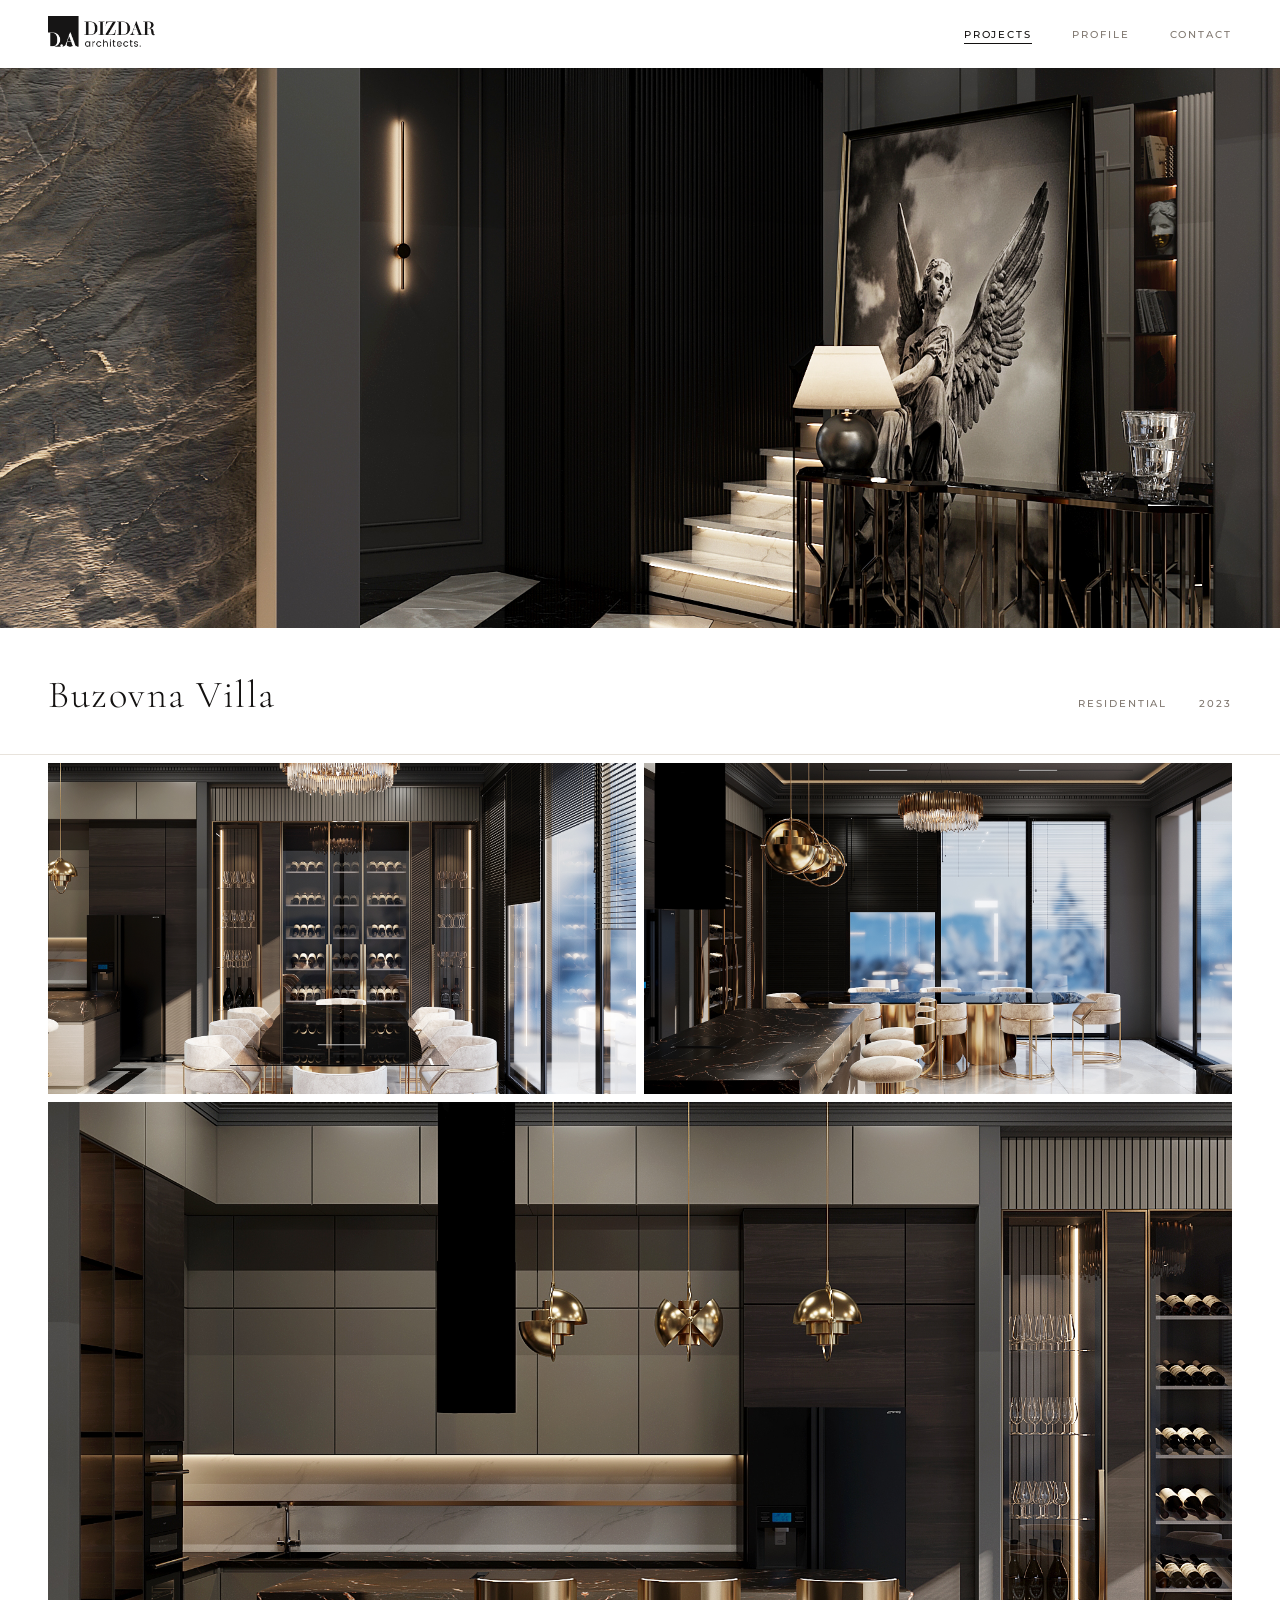
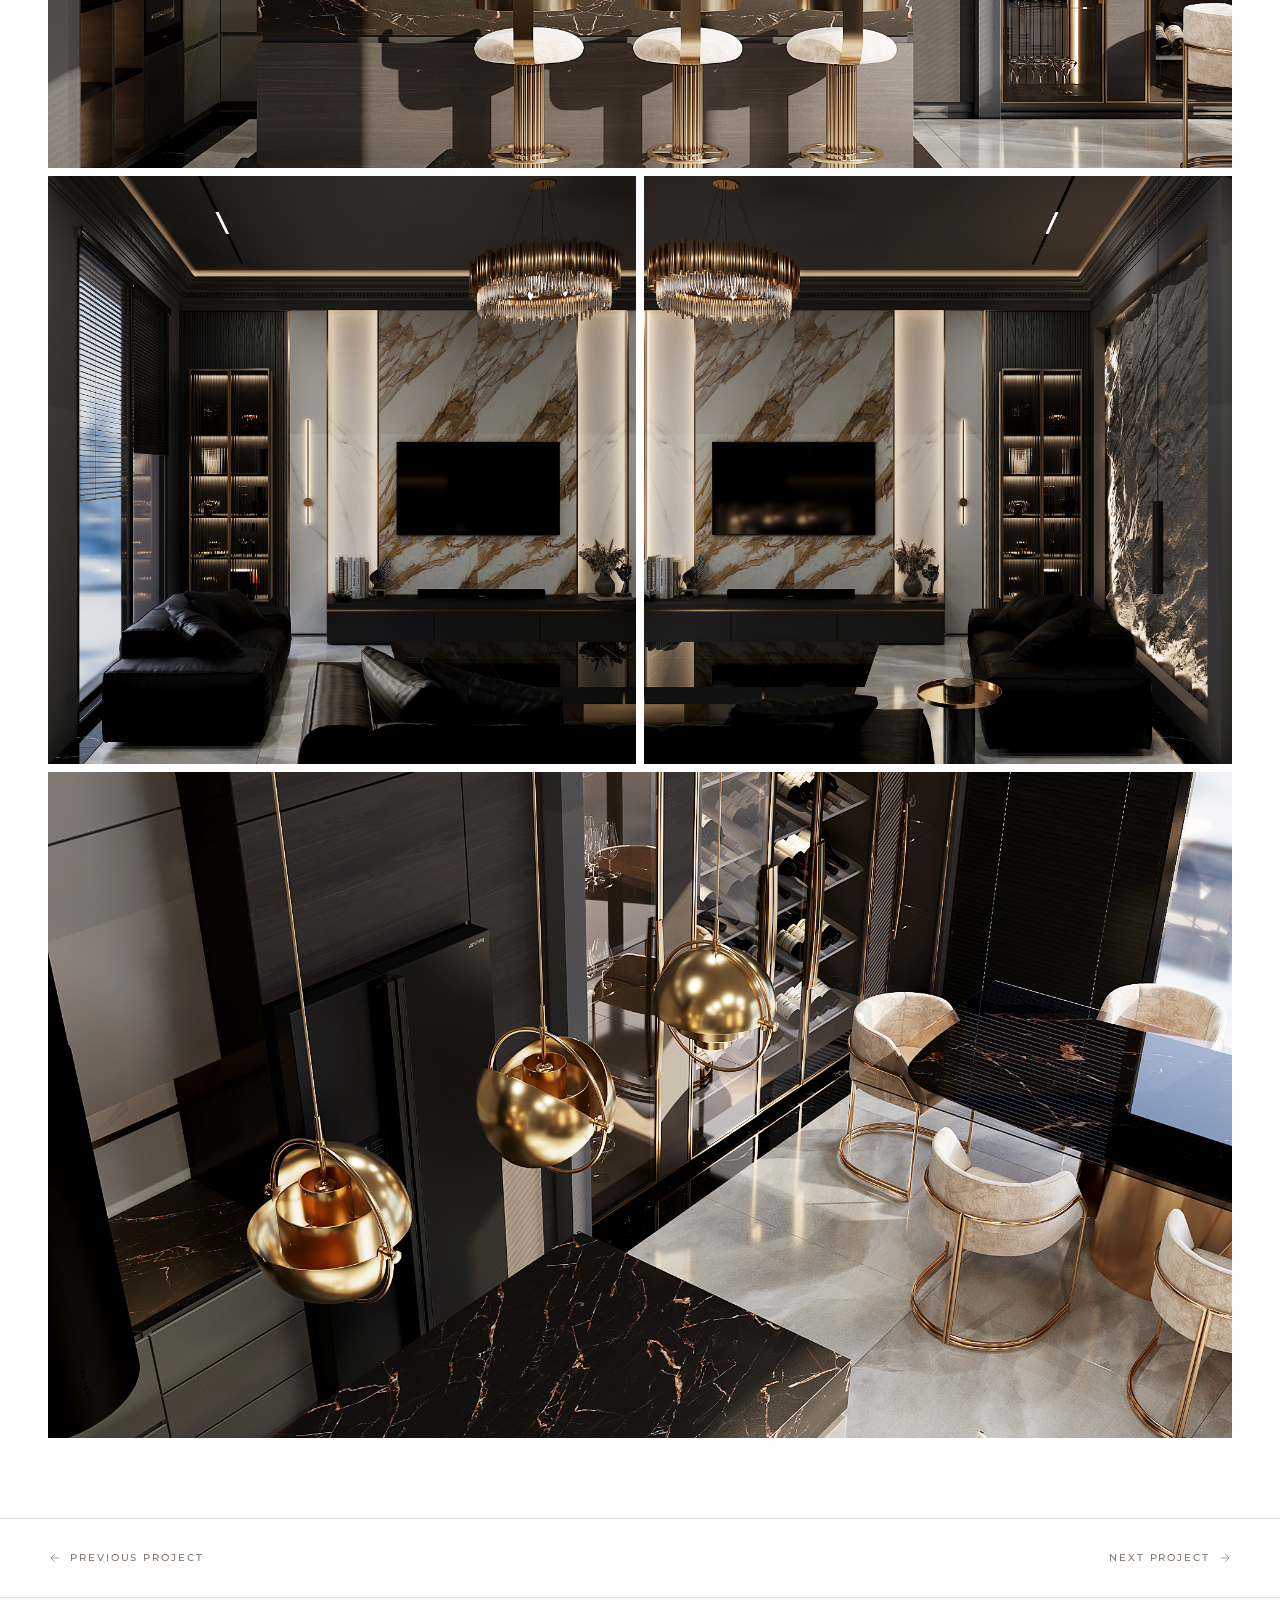
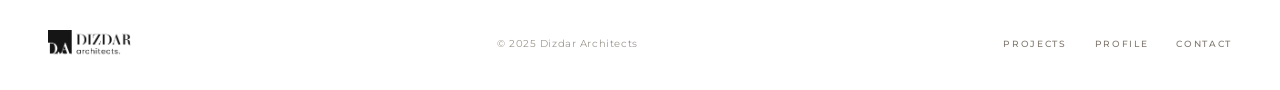
<file: proje-ramiz-bey.html>
﻿<!DOCTYPE html>
<html lang="en">
<head>
  <meta charset="UTF-8" />
  <meta name="viewport" content="width=device-width, initial-scale=1.0" />
  <title>Buzovna Villa — Dizdar Architects</title>
  <link rel="stylesheet" href="css/style.css" />
  <link rel="preconnect" href="https://fonts.googleapis.com" />
  <link rel="preconnect" href="https://fonts.gstatic.com" crossorigin />
  <link href="https://fonts.googleapis.com/css2?family=Cormorant+Garamond:ital,wght@0,300;0,400;0,500;1,300;1,400&family=Montserrat:wght@300;400;500&display=swap" rel="stylesheet" />
</head>
<body class="page-inner">

  <header id="header" class="scrolled">
    <div class="header-inner">
      <a href="index.html" class="logo"><img src="images/logo-black.png" alt="Dizdar Architects" /></a>
      <div style="display:flex;align-items:center;gap:36px;">
        <nav id="nav">
          <a href="projeler.html" class="active">Projects</a>
          <a href="profil.html">Profile</a>
          <a href="iletisim.html">Contact</a>
        </nav>
        <button class="burger" id="burger" aria-label="Menu"><span></span><span></span><span></span></button>
      </div>
    </div>
  </header>

  <div class="mobile-menu" id="mobileMenu">
    <button class="mobile-close" id="mobileClose">&#10005;</button>
    <nav>
      <a href="projeler.html" class="mobile-link">Projects</a>
      <a href="profil.html"   class="mobile-link">Profile</a>
      <a href="iletisim.html" class="mobile-link">Contact</a>
    </nav>
  </div>

  <div class="project-detail">

    <div class="project-detail-hero fade-in">
      <img src="images/ramiz-bey/cover.jpg" alt="Buzovna Villa" />
    </div>

    <div class="project-detail-header fade-in">
      <h1>Buzovna Villa</h1>
      <div class="project-detail-meta">
        <span>Residential</span>
        <span>2023</span>
      </div>
    </div>

    <div class="project-gallery">
      <div class="g-img wide fade-in"><img src="images/ramiz-bey/photo-1.jpg" alt="" /></div>
      <div class="g-img wide fade-in"><img src="images/ramiz-bey/photo-2.jpg" alt="" /></div>
      <div class="g-img full wide fade-in"><img src="images/ramiz-bey/photo-3.jpg" alt="" /></div>
      <div class="g-img square fade-in"><img src="images/ramiz-bey/photo-4.jpg" alt="" /></div>
      <div class="g-img square fade-in"><img src="images/ramiz-bey/photo-5.jpg" alt="" /></div>
      <div class="g-img full wide fade-in"><img src="images/ramiz-bey/photo-6.jpg" alt="" /></div>
    </div>

    <div class="project-nav">
      <a href="proje-insta-enver.html">
        <svg viewBox="0 0 24 24" fill="none" stroke="currentColor" stroke-width="1.2"><path d="M19 12H5M12 5l-7 7 7 7"/></svg>
        <span>Previous Project</span>
      </a>
      <a href="proje-renderlar.html">
        <span>Next Project</span>
        <svg viewBox="0 0 24 24" fill="none" stroke="currentColor" stroke-width="1.2"><path d="M5 12h14M12 5l7 7-7 7"/></svg>
      </a>
    </div>

  </div>

  <footer>
    <div class="footer-inner">
      <a href="index.html" class="logo"><img src="images/logo-black.png" alt="Dizdar Architects" /></a>
      <p>© 2025 Dizdar Architects</p>
      <div class="footer-nav">
        <a href="projeler.html">Projects</a>
        <a href="profil.html">Profile</a>
        <a href="iletisim.html">Contact</a>
      </div>
    </div>
  </footer>

  <script src="js/main.js"></script>
</body>
</html>
</file>
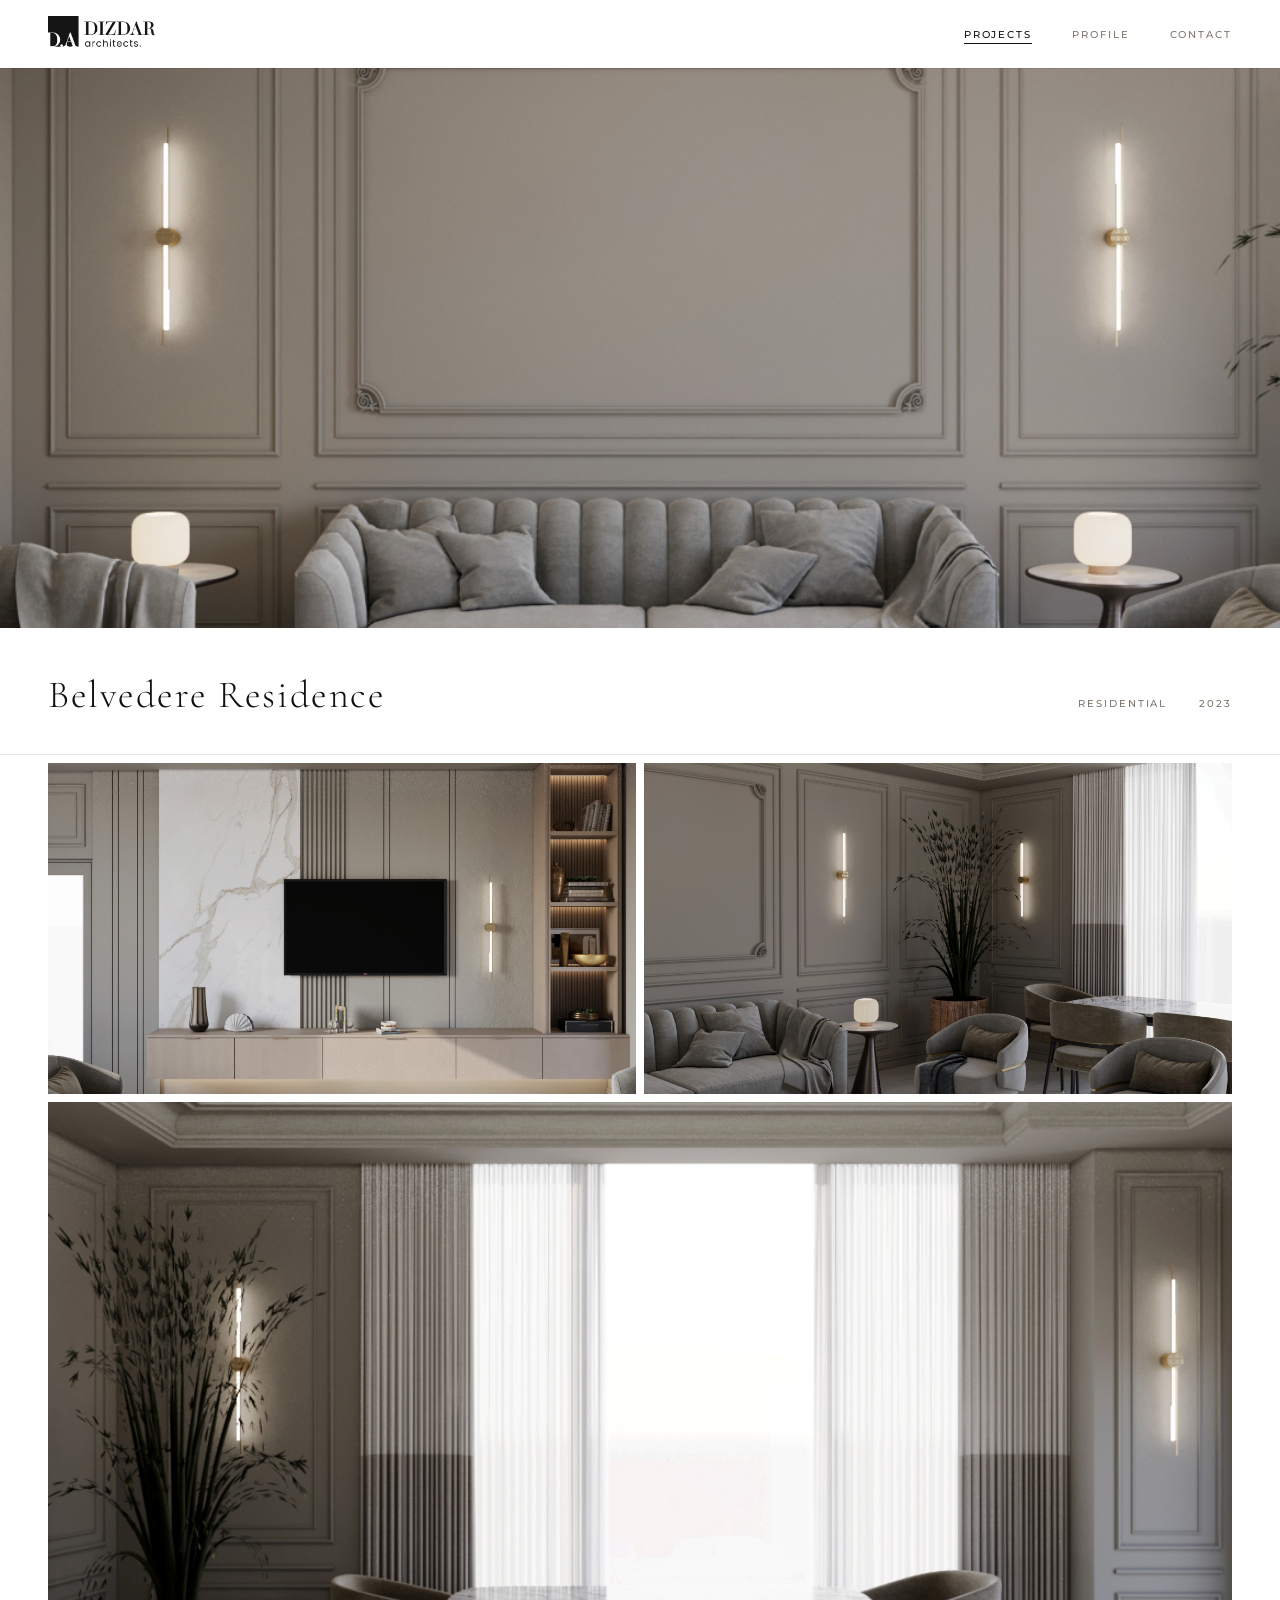
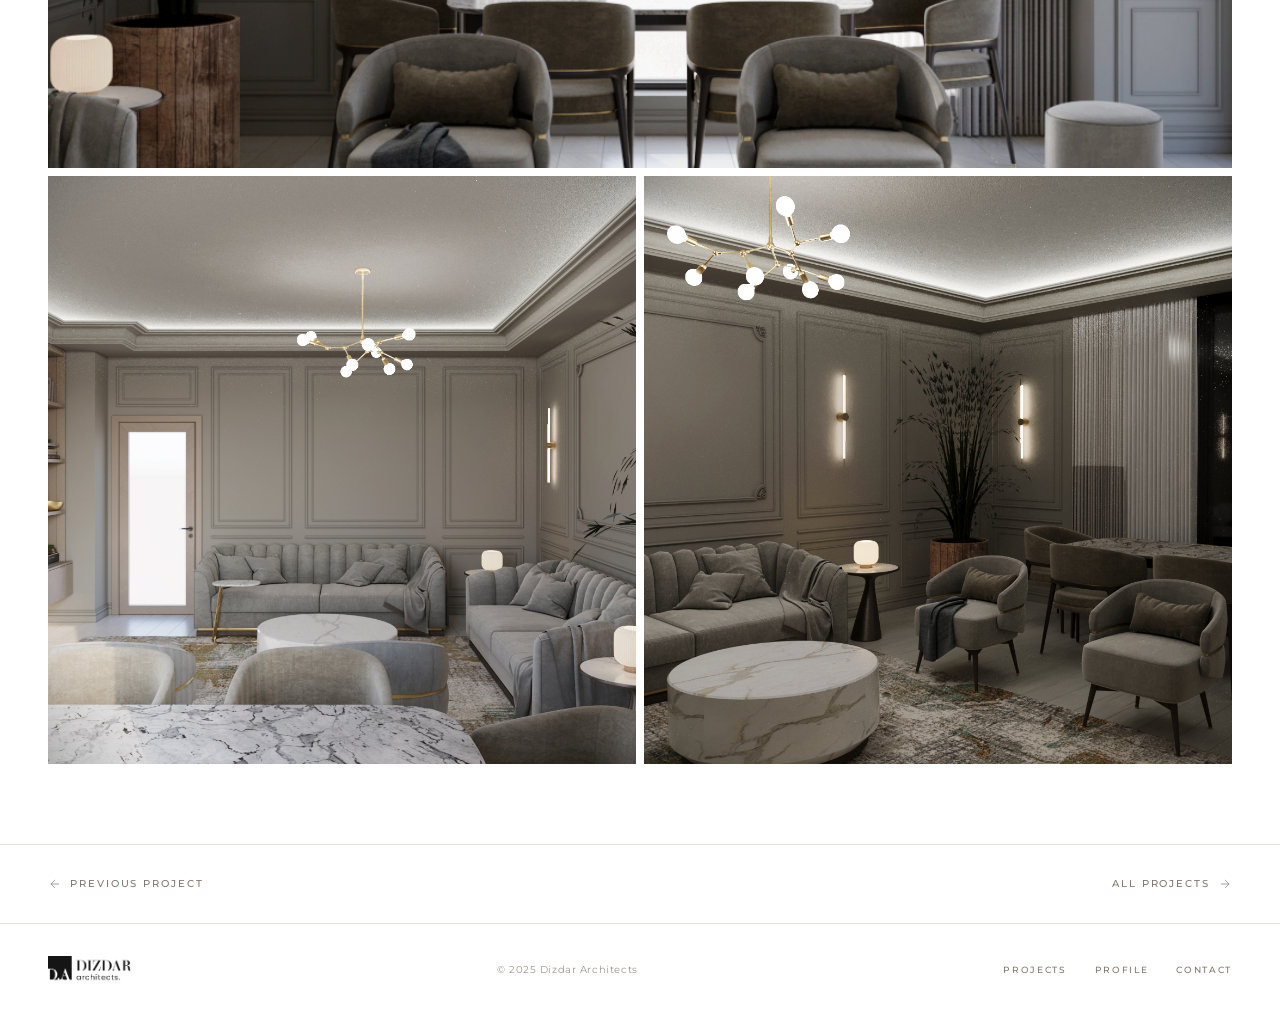
<file: proje-samet-gur.html>
﻿<!DOCTYPE html>
<html lang="en">
<head>
  <meta charset="UTF-8" />
  <meta name="viewport" content="width=device-width, initial-scale=1.0" />
  <title>Belvedere Residence — Dizdar Architects</title>
  <link rel="stylesheet" href="css/style.css" />
  <link rel="preconnect" href="https://fonts.googleapis.com" />
  <link rel="preconnect" href="https://fonts.gstatic.com" crossorigin />
  <link href="https://fonts.googleapis.com/css2?family=Cormorant+Garamond:ital,wght@0,300;0,400;0,500;1,300;1,400&family=Montserrat:wght@300;400;500&display=swap" rel="stylesheet" />
</head>
<body class="page-inner">
  <header id="header" class="scrolled">
    <div class="header-inner">
      <a href="index.html" class="logo"><img src="images/logo-black.png" alt="Dizdar Architects" /></a>
      <div style="display:flex;align-items:center;gap:36px;">
        <nav id="nav">
          <a href="projeler.html" class="active">Projects</a>
          <a href="profil.html">Profile</a>
          <a href="iletisim.html">Contact</a>
        </nav>
        <button class="burger" id="burger" aria-label="Menu"><span></span><span></span><span></span></button>
      </div>
    </div>
  </header>
  <div class="mobile-menu" id="mobileMenu">
    <button class="mobile-close" id="mobileClose">&#10005;</button>
    <nav>
      <a href="projeler.html" class="mobile-link">Projects</a>
      <a href="profil.html"   class="mobile-link">Profile</a>
      <a href="iletisim.html" class="mobile-link">Contact</a>
    </nav>
  </div>

  <div class="project-detail">
    <div class="project-detail-hero fade-in">
      <img src="images/samet-gur/cover.jpg" alt="Belvedere Residence" />
    </div>
    <div class="project-detail-header fade-in">
      <h1>Belvedere Residence</h1>
      <div class="project-detail-meta">
        <span>Residential</span>
        <span>2023</span>
      </div>
    </div>
    <div class="project-gallery">
      <div class="g-img wide fade-in"><img src="images/samet-gur/photo-1.jpg" alt="" /></div>
      <div class="g-img wide fade-in"><img src="images/samet-gur/photo-2.jpg" alt="" /></div>
      <div class="g-img full wide fade-in"><img src="images/samet-gur/photo-3.jpg" alt="" /></div>
      <div class="g-img square fade-in"><img src="images/samet-gur/photo-4.jpg" alt="" /></div>
      <div class="g-img square fade-in"><img src="images/samet-gur/photo-5.jpg" alt="" /></div>
    </div>
    <div class="project-nav">
      <a href="proje-inklab-cafe.html">
        <svg viewBox="0 0 24 24" fill="none" stroke="currentColor" stroke-width="1.2"><path d="M19 12H5M12 5l-7 7 7 7"/></svg>
        <span>Previous Project</span>
      </a>
      <a href="projeler.html">
        <span>All Projects</span>
        <svg viewBox="0 0 24 24" fill="none" stroke="currentColor" stroke-width="1.2"><path d="M5 12h14M12 5l7 7-7 7"/></svg>
      </a>
    </div>
  </div>

  <footer>
    <div class="footer-inner">
      <a href="index.html" class="logo"><img src="images/logo-black.png" alt="Dizdar Architects" /></a>
      <p>© 2025 Dizdar Architects</p>
      <div class="footer-nav">
        <a href="projeler.html">Projects</a>
        <a href="profil.html">Profile</a>
        <a href="iletisim.html">Contact</a>
      </div>
    </div>
  </footer>
  <script src="js/main.js"></script>
</body>
</html>
</file>
<file: css/style.css>
/* ===========================
   RESET & BASE
=========================== */
*, *::before, *::after { box-sizing: border-box; margin: 0; padding: 0; }

:root {
  /* Ana renkler */
  --white:      #ffffff;
  --off-white:  #f5f2ee;
  --light:      #e8e3dc;
  --mid:        #9e9890;
  --charcoal:   #131110;
  --text:       #2e2b28;
  --text-light: #807870;

  /* İç sayfa — açık tema */
  --dark-bg:    #f9f7f5;
  --dark-card:  #f0ede9;
  --dark-border:#e2ddd7;
  --dark-text:  #2e2b28;
  --dark-muted: #7a746e;
  --dark-label: #9e9890;

  /* Vurgu rengi — sıcak altın */
  --gold:       #c9a96e;
  --gold-dim:   rgba(201,169,110,0.5);

  --font-serif: 'Cormorant Garamond', Georgia, serif;
  --font-sans:  'Montserrat', Arial, sans-serif;
  --nav-h: 68px;
  --ease: 0.4s ease;
}

html { font-size: 16px; scroll-behavior: smooth; }

body {
  font-family: var(--font-sans);
  background: var(--white);
  color: var(--text);
  overflow-x: hidden;
}

/* İç sayfalar açık/beyaz arka plan */
body.page-inner {
  background: var(--white);
  color: var(--text);
}

img { display: block; width: 100%; height: 100%; object-fit: cover; }
a   { text-decoration: none; color: inherit; }

/* ===========================
   HEADER
=========================== */
#header {
  position: fixed;
  top: 0; left: 0; right: 0;
  z-index: 100;
  height: var(--nav-h);
  transition: background var(--ease), border-color var(--ease);
}

/* Ana sayfa — şeffaf başlar */
.page-home #header { background: transparent; }

/* Ana sayfa scroll'da + iç sayfalar beyaz */
#header.scrolled,
.page-inner #header {
  background: rgba(255,255,255,0.97);
  box-shadow: 0 1px 0 rgba(0,0,0,0.07);
}

.header-inner {
  height: 100%;
  padding: 0 48px;
  display: flex;
  align-items: center;
  justify-content: space-between;
}

/* Logo */
.logo {
  display: flex;
  align-items: center;
  line-height: 1;
}

.logo img {
  height: 36px;
  width: auto;
  object-fit: contain;
  display: block;
}

footer .logo img { height: 28px; }

#header.scrolled .logo,
.page-inner #header .logo { color: var(--charcoal); }

/* Nav */
#nav { display: flex; align-items: center; gap: 40px; }

#nav a {
  font-size: 0.6rem;
  font-weight: 500;
  letter-spacing: 0.2em;
  text-transform: uppercase;
  color: rgba(255,255,255,0.65);
  transition: color 0.3s;
  position: relative;
}

#nav a:hover { color: var(--white); }

#nav a.active { color: var(--white); }
#nav a.active::after {
  content: '';
  position: absolute;
  bottom: -4px; left: 0;
  width: 100%; height: 1px;
  background: var(--gold);
}

/* Scroll + iç sayfa — beyaz header'da nav */
#header.scrolled #nav a,
.page-inner #header #nav a { color: var(--text-light); }
#header.scrolled #nav a:hover,
#header.scrolled #nav a.active,
.page-inner #header #nav a:hover,
.page-inner #header #nav a.active { color: var(--charcoal); }
#header.scrolled #nav a.active::after,
.page-inner #header #nav a.active::after { background: var(--charcoal); }

/* Burger */
.burger {
  display: none;
  flex-direction: column; gap: 5px;
  background: none; border: none;
  cursor: pointer; padding: 4px;
}
.burger span {
  display: block; width: 22px; height: 1.5px;
  background: rgba(255,255,255,0.8);
  transition: background var(--ease);
}
#header.scrolled .burger span,
.page-inner #header .burger span { background: var(--charcoal); }

/* ===========================
   MOBİL MENÜ
=========================== */
.mobile-menu {
  position: fixed; inset: 0;
  background: #0a0908;
  z-index: 200;
  display: flex; align-items: center; justify-content: center;
  transform: translateX(100%);
  transition: transform 0.5s cubic-bezier(0.77,0,0.175,1);
}
.mobile-menu.open { transform: translateX(0); }

.mobile-menu nav { display: flex; flex-direction: column; gap: 32px; text-align: center; }

.mobile-link {
  font-family: var(--font-serif);
  font-size: 3.2rem; font-weight: 300;
  color: var(--white); letter-spacing: 0.04em;
  transition: color 0.2s;
}
.mobile-link:hover { color: var(--gold); }

.mobile-close {
  position: absolute; top: 24px; right: 48px;
  background: none; border: none;
  color: rgba(255,255,255,0.4); font-size: 1.3rem;
  cursor: pointer; transition: color 0.2s;
}
.mobile-close:hover { color: var(--white); }

/* ===========================
   HERO SLİDESHOW (Ana Sayfa)
=========================== */
#hero {
  position: relative;
  height: 100vh; min-height: 600px;
  overflow: hidden;
}

.slideshow { position: absolute; inset: 0; }

.slide {
  position: absolute; inset: 0;
  background-size: cover; background-position: center;
  background-color: #1a1612;
  opacity: 0;
  transition: opacity 1.6s ease-in-out;
  will-change: opacity;
}
.slide.active { opacity: 1; }

.slide-overlay {
  position: absolute; inset: 0;
  background: linear-gradient(
    170deg,
    rgba(8,6,4,0.3) 0%,
    rgba(8,6,4,0.05) 40%,
    rgba(8,6,4,0.6) 100%
  );
  pointer-events: none;
}

.hero-text {
  position: absolute;
  bottom: 96px; left: 48px;
  z-index: 2; max-width: 640px;
}
.hero-sub {
  font-size: 0.55rem; font-weight: 500;
  letter-spacing: 0.38em; text-transform: uppercase;
  color: rgba(255,255,255,0.5); margin-bottom: 16px;
}
.hero-text h1 {
  font-family: var(--font-serif);
  font-size: clamp(3.5rem, 7vw, 6.5rem);
  font-weight: 300; line-height: 1.02;
  color: var(--white); letter-spacing: 0.01em;
}
.hero-text h1 em { font-style: italic; color: var(--gold); }

.hero-cta {
  position: absolute;
  bottom: 40px; left: 48px; z-index: 2;
  display: flex; align-items: center; gap: 10px;
  font-size: 0.55rem; font-weight: 500;
  letter-spacing: 0.32em; text-transform: uppercase;
  color: rgba(255,255,255,0.5);
  transition: color 0.25s;
}
.hero-cta svg { width: 15px; height: 15px; transition: transform 0.3s; }
.hero-cta:hover { color: var(--gold); }
.hero-cta:hover svg { transform: translateX(5px); }

.slide-counter {
  position: absolute; bottom: 40px; right: 48px; z-index: 2;
  display: flex; align-items: center; gap: 10px;
  font-family: var(--font-serif); font-size: 0.85rem;
  color: rgba(255,255,255,0.35); letter-spacing: 0.12em;
  cursor: pointer; user-select: none;
  transition: color 0.25s;
}
.slide-counter:hover { color: rgba(255,255,255,0.7); }
.slide-divider { display: block; width: 24px; height: 1px; background: rgba(255,255,255,0.2); }
#slideCurrentNum { color: rgba(255,255,255,0.85); }

/* ===========================
   PROJELER SAYFASI
=========================== */
.projects-page {
  padding: 56px 48px 120px;
  margin-top: var(--nav-h);
}

.projects-grid-jh {
  display: grid;
  grid-template-columns: repeat(3, 1fr);
  gap: 48px 28px;
  max-width: 1500px;
  margin: 0 auto;
}

.proj-card {
  cursor: pointer;
  display: block;
}

.proj-card-img {
  overflow: hidden;
  aspect-ratio: 4/3;
  background: var(--light);
  position: relative;
}

/* Altın ince çizgi hover efekti */
.proj-card-img::after {
  content: '';
  position: absolute;
  bottom: 0; left: 0;
  width: 0; height: 2px;
  background: var(--gold);
  transition: width 0.5s ease;
}
.proj-card:hover .proj-card-img::after { width: 100%; }

.proj-card-img img {
  transition: transform 0.8s cubic-bezier(0.25,0.46,0.45,0.94), opacity 0.4s;
  opacity: 0.88;
}
.proj-card:hover .proj-card-img img {
  transform: scale(1.05);
  opacity: 1;
}

.proj-card-title {
  margin-top: 16px;
  font-size: 0.6rem;
  font-weight: 500;
  letter-spacing: 0.22em;
  text-transform: uppercase;
  color: var(--charcoal);
  transition: color 0.25s;
}
.proj-card:hover .proj-card-title { color: var(--accent); }

.proj-card-sub {
  margin-top: 5px;
  font-size: 0.57rem;
  letter-spacing: 0.14em;
  text-transform: uppercase;
  color: var(--text-light);
}

/* ===========================
   PROJE DETAY SAYFASI
=========================== */
.project-detail { margin-top: var(--nav-h); }

.project-detail-hero {
  width: 100%;
  aspect-ratio: 16/7;
  overflow: hidden;
  background: var(--light);
}

.project-detail-header {
  padding: 44px 48px 36px;
  border-bottom: 1px solid var(--light);
  display: flex;
  align-items: baseline;
  justify-content: space-between;
  gap: 24px;
}
.project-detail-header h1 {
  font-family: var(--font-serif);
  font-size: clamp(1.8rem, 3vw, 2.8rem);
  font-weight: 300; letter-spacing: 0.04em;
  color: var(--charcoal);
}
.project-detail-meta { display: flex; gap: 32px; }
.project-detail-meta span {
  font-size: 0.6rem; font-weight: 500;
  letter-spacing: 0.2em; text-transform: uppercase;
  color: var(--text-light);
}

.project-gallery {
  padding: 8px 48px 80px;
  display: grid;
  grid-template-columns: repeat(2, 1fr);
  gap: 8px;
  max-width: 1500px; margin: 0 auto;
}
.project-gallery .g-img { overflow: hidden; background: var(--light); }
.project-gallery .g-img.full { grid-column: span 2; }
.project-gallery .g-img.tall   { aspect-ratio: 3/4; }
.project-gallery .g-img.wide   { aspect-ratio: 16/9; }
.project-gallery .g-img.square { aspect-ratio: 1/1; }

.project-nav {
  border-top: 1px solid var(--light);
  padding: 32px 48px;
  display: flex; justify-content: space-between; align-items: center;
}
.project-nav a {
  font-size: 0.6rem; font-weight: 500;
  letter-spacing: 0.2em; text-transform: uppercase;
  color: var(--text-light); transition: color 0.25s;
  display: flex; align-items: center; gap: 8px;
}
.project-nav a:hover { color: var(--charcoal); }
.project-nav a svg { width: 14px; height: 14px; }

/* ===========================
   PROFİL SAYFASI
=========================== */
.profile-page { margin-top: var(--nav-h); }

.profile-hero-img {
  width: 100%;
  aspect-ratio: 21/9;
  overflow: hidden;
  background: var(--light);
}

.profile-content {
  max-width: 860px;
  margin: 0 auto;
  padding: 80px 48px 110px;
}

.profile-content h1 {
  font-family: var(--font-serif);
  font-size: clamp(2.8rem, 4.5vw, 4.5rem);
  font-weight: 300; letter-spacing: 0.03em;
  color: var(--charcoal); margin-bottom: 44px;
  line-height: 1.05;
}

.profile-lead {
  font-family: var(--font-serif);
  font-size: clamp(1.25rem, 2vw, 1.5rem);
  font-weight: 300; font-style: italic;
  line-height: 1.7; color: var(--text);
  margin-bottom: 40px;
  padding-left: 24px;
  border-left: 2px solid var(--accent);
}

.profile-content p {
  font-size: 0.88rem; line-height: 2;
  color: var(--text-light);
  margin-bottom: 22px;
}

/* İstatistikler */
.profile-stats {
  display: flex; gap: 0;
  margin: 64px 0;
  border-top: 1px solid var(--light);
  border-bottom: 1px solid var(--light);
}
.profile-stats div {
  flex: 1; padding: 44px 0;
  border-right: 1px solid var(--light);
  text-align: center;
}
.profile-stats div:last-child { border-right: none; }
.profile-stats strong {
  display: block;
  font-family: var(--font-serif);
  font-size: 3.5rem; font-weight: 300;
  color: var(--charcoal); line-height: 1; margin-bottom: 10px;
}
.profile-stats span {
  font-size: 0.57rem; font-weight: 500;
  letter-spacing: 0.24em; text-transform: uppercase;
  color: var(--text-light);
}

/* Hizmetler */
.profile-services { margin-top: 80px; }

.profile-services h2 {
  font-family: var(--font-serif);
  font-size: 2rem; font-weight: 300;
  color: var(--charcoal); letter-spacing: 0.03em;
  margin-bottom: 44px;
}

.services-list {
  display: grid;
  grid-template-columns: 1fr 1fr;
  gap: 1px;
  background: var(--light);
}
.service-item {
  background: var(--white);
  padding: 36px 32px;
  transition: background 0.3s;
}
.service-item:hover { background: var(--off-white); }

.service-item h3 {
  font-size: 0.62rem; font-weight: 500;
  letter-spacing: 0.22em; text-transform: uppercase;
  color: var(--charcoal); margin-bottom: 14px;
}
.service-item p {
  font-size: 0.83rem; line-height: 1.9;
  color: var(--text-light); margin: 0;
}

/* ===========================
   İLETİŞİM SAYFASI
=========================== */
/* ── İletişim sayfası — temiz, tek sütun ── */
.contact-page {
  margin-top: var(--nav-h);
  padding: 100px 0 120px;
  display: block;
}

.contact-info-side {
  max-width: 680px;
  margin: 0 auto;
  padding: 0 32px;
  display: flex;
  flex-direction: column;
}

.contact-info-side h1 {
  font-family: var(--font-serif);
  font-size: clamp(2.8rem, 4vw, 4.5rem);
  font-weight: 300;
  letter-spacing: 0.03em;
  color: var(--charcoal);
  line-height: 1.05;
  margin-bottom: 16px;
}

.contact-divider {
  width: 48px;
  height: 1px;
  background: var(--accent);
  margin-bottom: 56px;
}

/* Bilgi blokları — yatay iki sütun */
.contact-block {
  display: grid;
  grid-template-columns: 1fr 1fr;
  gap: 0;
  margin-bottom: 72px;
  border-top: 1px solid var(--light);
}

.contact-block-item {
  padding: 32px 0 32px;
  border-bottom: 1px solid var(--light);
}

.contact-block-item:nth-child(odd) {
  padding-right: 40px;
  border-right: 1px solid var(--light);
}

.contact-block-item:nth-child(even) {
  padding-left: 40px;
}

.contact-block-item label {
  display: block;
  font-size: 0.52rem;
  font-weight: 500;
  letter-spacing: 0.32em;
  text-transform: uppercase;
  color: var(--accent);
  margin-bottom: 12px;
}

.contact-block-item p,
.contact-block-item a {
  font-size: 0.88rem;
  line-height: 1.8;
  color: var(--text);
  text-decoration: none;
}

.contact-block-item a {
  transition: color 0.2s;
}
.contact-block-item a:hover {
  color: var(--charcoal);
}

/* Form başlığı */
.contact-form-wrap h2 {
  font-family: var(--font-serif);
  font-size: clamp(1.4rem, 2vw, 1.8rem);
  font-weight: 300;
  color: var(--charcoal);
  letter-spacing: 0.03em;
  margin-bottom: 44px;
}

/* Form alanları — 2 kolon grid */
.form-grid {
  display: grid;
  grid-template-columns: 1fr 1fr;
  gap: 0 40px;
}

.form-row {
  margin-bottom: 36px;
}

.form-row.full {
  grid-column: 1 / -1;
}

.form-row label {
  display: block;
  font-size: 0.52rem;
  font-weight: 500;
  letter-spacing: 0.28em;
  text-transform: uppercase;
  color: var(--text-light);
  margin-bottom: 12px;
}

.form-row input,
.form-row select,
.form-row textarea {
  width: 100%;
  background: transparent;
  border: none;
  border-bottom: 1px solid #d8d2c8;
  font-family: var(--font-sans);
  font-size: 0.88rem;
  color: var(--charcoal);
  padding: 10px 0;
  outline: none;
  transition: border-color 0.3s;
  -webkit-appearance: none;
}

.form-row input:focus,
.form-row select:focus,
.form-row textarea:focus {
  border-bottom-color: var(--charcoal);
}

.form-row input::placeholder,
.form-row textarea::placeholder {
  color: #bbb;
}

.form-row select {
  cursor: pointer;
}

.form-row select option {
  background: var(--white);
}

.form-row textarea {
  resize: none;
  line-height: 1.8;
}

.form-actions {
  display: flex;
  align-items: center;
  justify-content: space-between;
  margin-top: 8px;
  grid-column: 1 / -1;
}

.btn-send {
  background: var(--charcoal);
  border: none;
  color: var(--white);
  font-family: var(--font-sans);
  font-size: 0.58rem;
  font-weight: 500;
  letter-spacing: 0.32em;
  text-transform: uppercase;
  padding: 17px 52px;
  cursor: pointer;
  transition: background 0.35s, letter-spacing 0.35s;
}

.btn-send:hover {
  background: #1a1a18;
  letter-spacing: 0.42em;
}

.form-success {
  display: none;
  font-family: var(--font-serif);
  font-size: 1rem;
  font-style: italic;
  color: var(--text-light);
  padding: 16px 0;
}

/* Sosyal linkler */
.contact-social {
  display: flex;
  gap: 32px;
  margin-top: 64px;
  padding-top: 40px;
  border-top: 1px solid var(--light);
}

.contact-social a {
  font-size: 0.55rem;
  font-weight: 500;
  letter-spacing: 0.28em;
  text-transform: uppercase;
  color: var(--text-light);
  text-decoration: none;
  transition: color 0.25s;
  position: relative;
}

.contact-social a::after {
  content: '';
  position: absolute;
  bottom: -3px;
  left: 0;
  width: 0;
  height: 1px;
  background: var(--charcoal);
  transition: width 0.35s;
}

.contact-social a:hover {
  color: var(--charcoal);
}

.contact-social a:hover::after {
  width: 100%;
}

/* ===========================
   FOOTER
=========================== */
footer {
  background: var(--white);
  border-top: 1px solid var(--light);
  padding: 32px 48px;
}
.footer-inner {
  display: flex; align-items: center;
  justify-content: space-between;
  gap: 20px; flex-wrap: wrap;
}
footer .logo { color: var(--charcoal); font-size: 0.9rem; }
footer p { font-size: 0.6rem; color: var(--mid); letter-spacing: 0.06em; }
.footer-nav { display: flex; gap: 28px; }
.footer-nav a {
  font-size: 0.58rem; font-weight: 500;
  letter-spacing: 0.18em; text-transform: uppercase;
  color: var(--text-light); transition: color 0.25s;
}
.footer-nav a:hover { color: var(--charcoal); }

/* ===========================
   FADE-IN
=========================== */
.fade-in {
  opacity: 0; transform: translateY(24px);
  transition: opacity 0.65s ease, transform 0.65s ease;
}
.fade-in.visible { opacity: 1; transform: translateY(0); }

/* ===========================
   RESPONSIVE
=========================== */

/* ── Tablet ── */
@media (max-width: 1100px) {
  .projects-grid-jh { grid-template-columns: repeat(2, 1fr); }
  .services-list { grid-template-columns: 1fr; }
  .contact-block { grid-template-columns: 1fr; }
  .contact-block-item:nth-child(odd) { border-right: none; padding-right: 0; }
  .contact-block-item:nth-child(even) { padding-left: 0; }
  .form-grid { grid-template-columns: 1fr; }
  .form-row.full { grid-column: 1; }
}

@media (max-width: 900px) {
  .header-inner { padding: 0 28px; }
  .projects-page { padding: 40px 28px 80px; }
  .profile-content { padding: 56px 28px 80px; }
  .contact-page { padding: 60px 0 80px; }
  .contact-info-side { padding: 0 28px; }
  .project-detail-header { padding: 28px 28px; flex-direction: column; gap: 12px; }
  .project-gallery { padding: 8px 28px 56px; }
  .project-nav { padding: 24px 28px; }
  footer { padding: 28px; }
}

/* ── Mobil ── */
@media (max-width: 768px) {
  :root { --nav-h: 60px; }

  /* Header */
  #nav { display: none; }
  .burger { display: flex; }
  .header-inner { padding: 0 20px; }

  /* Logo boyutu */
  .logo img { height: 30px; }

  /* Projeler grid — tek sütun */
  .projects-grid-jh {
    grid-template-columns: 1fr 1fr;
    gap: 24px 16px;
  }
  .projects-page { padding: 32px 20px 64px; }

  /* Proje kartı yazıları daha küçük */
  .proj-card-title { font-size: 0.55rem; letter-spacing: 0.16em; margin-top: 10px; }
  .proj-card-sub   { font-size: 0.52rem; margin-top: 3px; }

  /* Proje detay */
  .project-detail-hero { aspect-ratio: 4/3; }
  .project-detail-header { padding: 24px 20px; flex-direction: column; gap: 10px; }
  .project-detail-header h1 { font-size: 1.6rem; }
  .project-gallery { grid-template-columns: 1fr; padding: 8px 20px 48px; gap: 6px; }
  .project-gallery .g-img.full { grid-column: span 1; }
  .project-nav { padding: 20px; flex-direction: column; gap: 16px; align-items: flex-start; }

  /* Profil */
  .profile-content { padding: 40px 20px 60px; }
  .profile-content h1 { font-size: 2.2rem; margin-bottom: 28px; }
  .profile-lead { font-size: 1.05rem; padding-left: 16px; }
  .profile-stats { flex-direction: column; }
  .profile-stats div { border-right: none; border-bottom: 1px solid var(--light); padding: 24px 0; }
  .profile-stats strong { font-size: 2.8rem; }
  .services-list { grid-template-columns: 1fr; }

  /* İletişim */
  .contact-page { padding: 48px 0 64px; }
  .contact-info-side { padding: 0 20px; }
  .contact-info-side h1 { font-size: 2.2rem; }
  .contact-block { grid-template-columns: 1fr; }
  .contact-block-item:nth-child(odd) { border-right: none; padding-right: 0; }
  .contact-block-item:nth-child(even) { padding-left: 0; }
  .contact-block-item { padding: 24px 0; }
  .form-grid { grid-template-columns: 1fr; }
  .form-row.full { grid-column: 1; }
  .btn-send { width: 100%; text-align: center; padding: 16px; }

  /* Footer */
  footer { padding: 24px 20px; }
  .footer-inner { flex-direction: column; gap: 16px; text-align: center; }
  .footer-nav { justify-content: center; flex-wrap: wrap; gap: 20px; }

  /* Mobile menü */
  .mobile-close { right: 24px; top: 20px; }
  .mobile-link { font-size: 2.4rem; }
}

/* ── Küçük telefon ── */
@media (max-width: 420px) {
  .projects-grid-jh { grid-template-columns: 1fr; gap: 28px; }
  .proj-card-title { font-size: 0.58rem; letter-spacing: 0.18em; }
  .contact-block-item a { font-size: 0.82rem; }
  .profile-content h1 { font-size: 1.9rem; }
}
</file>
